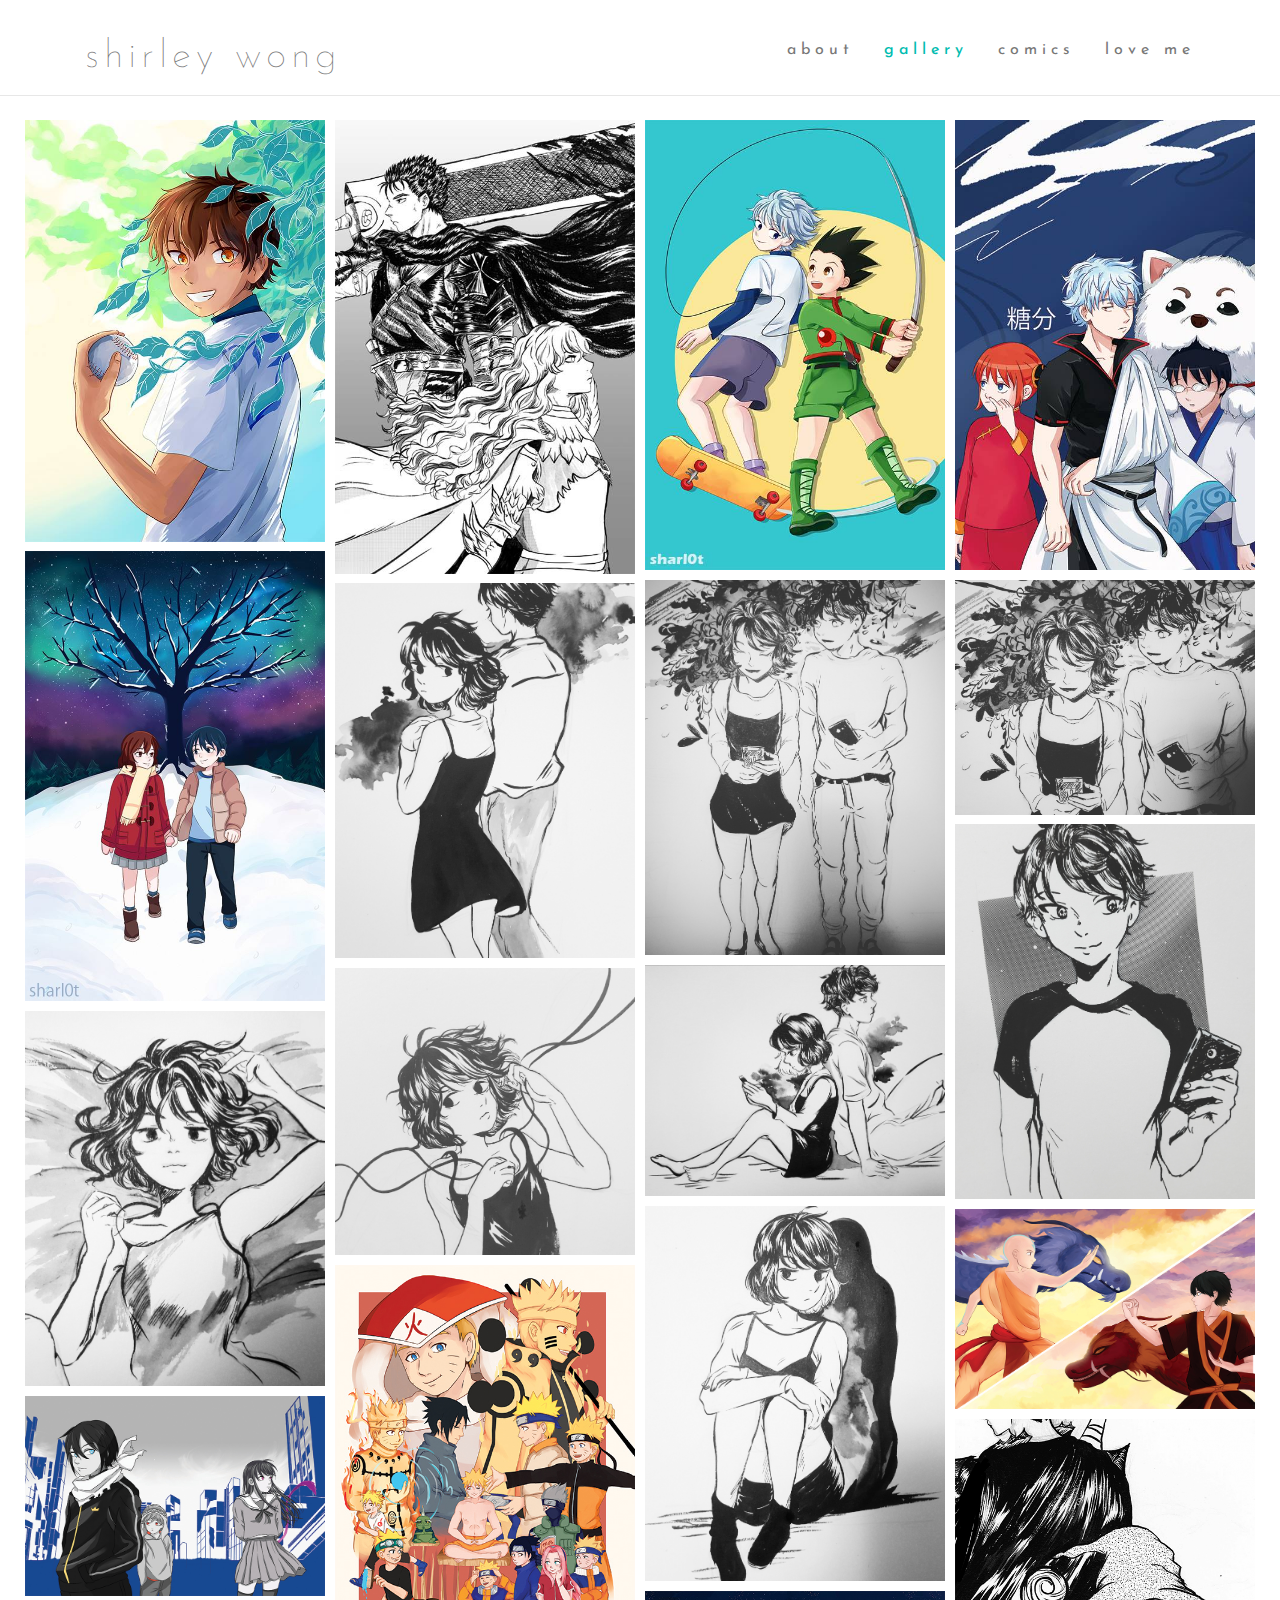
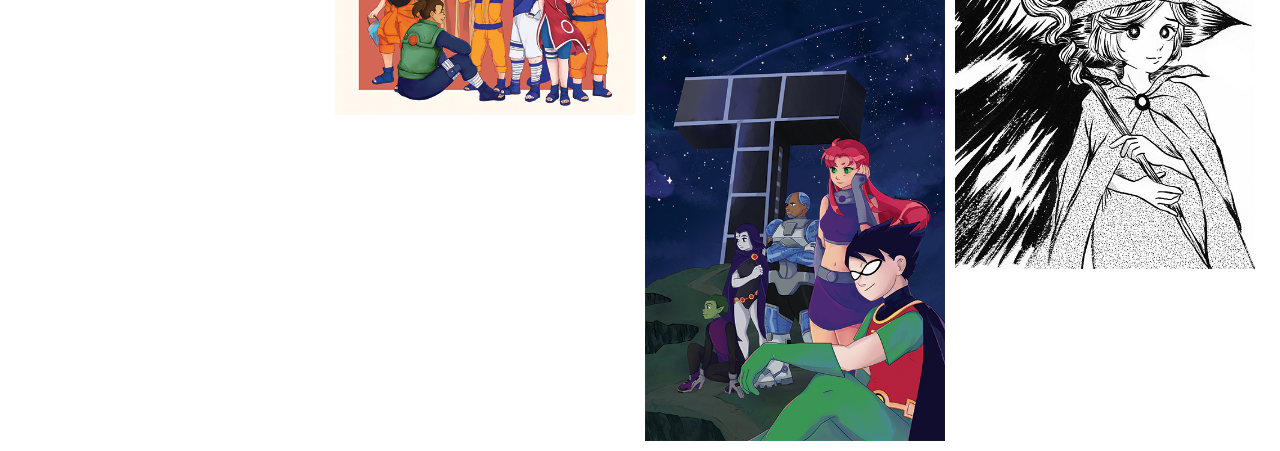
<file: index.html>
<!DOCTYPE html>
<html lang="en">
<head>
    <title>gallery – Shirley Wong</title>

    <meta charset="UTF-8">
    <meta name="viewport" content="width=device-width, initial-scale=1">

    <link rel="shortcut icon" href="favicon.ico" type="image/x-icon" />
    <link rel="stylesheet" href="http://maxcdn.bootstrapcdn.com/bootstrap/3.3.7/css/bootstrap.min.css">
    <link rel="stylesheet" href="bower_components/bootstrap/dist/css/bootstrap.css">
    <link rel="stylesheet" type="text/css" href="css/style.css">

    <link rel="stylesheet" type="text/css" href="bower_components/ekko-lightbox/dist/ekko-lightbox.min.css">

    <style>
        #gallery{
            color: #00bcb0;
            font-weight: 500;
        }
    </style>
</head>
<body>
<header>
    <nav class="navbar navbar-default navbar-fixed-top">
        <div id="topnavbar" class="container">
            <div class="navbar-header">
                <button type="button" class="navbar-toggle" data-toggle="collapse" data-target="#myNavbar">
                    <span class="icon-bar"></span>
                    <span class="icon-bar"></span>
                    <span class="icon-bar"></span>
                </button>
                <a id="navBarTitle" class="navbar-brand" href="#">shirley wong</a>
            </div>
            <div class="collapse navbar-collapse" id="myNavbar">
                <ul class="nav navbar-nav navbar-right">
                    <li><a id="about" href="about.html">about</a></li>
                    <li><a id="gallery" href="index.html">gallery</a></li>
                    <li><a id="comics" href="comics.html">comics</a></li>
                    <li><a id="loveme" href="love me.html">love me</a></li>
                </ul>
            </div>
        </div>
    </nav>
</header>

<div class="maincontainer" >
    <div id="content" class="container grid clearfix" data-masonry-options='{ "isFitWidth": true }'>
        <div class="grid-sizer"></div>
        <a class="item" href="images/gallery/image05.jpg" data-toggle="lightbox" data-gallery="gallery">
            <img src="images/gallery/image05.jpg">
        </a>
        <a class="item" href="images/gallery/image01.jpg" data-toggle="lightbox" data-gallery="gallery">
            <img src="images/gallery/image01.jpg">
        </a>
        <a class="item" href="images/gallery/image02.jpg" data-toggle="lightbox" data-gallery="gallery">
            <img src="images/gallery/image02.jpg">
        </a>
        <a class="item" href="images/gallery/image03.jpg" data-toggle="lightbox" data-gallery="gallery">
            <img src="images/gallery/image03.jpg">
        </a>
        <a class="item" href="images/gallery/image04.jpg" data-toggle="lightbox" data-gallery="gallery">
            <img src="images/gallery/image04.jpg">
        </a>
        <a class="item" href="images/gallery/Originals/a fading memory (full).jpg" data-toggle="lightbox" data-gallery="gallery">
            <img src="images/gallery/Originals/a fading memory (full).jpg">
        </a>
        <a class="item" href="images/gallery/Originals/a fading memory w2.jpg" data-toggle="lightbox" data-gallery="gallery">
            <img src="images/gallery/Originals/a fading memory w2.jpg">
        </a>
        <a class="item" href="images/gallery/Originals/afraid of everyone.jpg" data-toggle="lightbox" data-gallery="gallery">
            <img src="images/gallery/Originals/afraid of everyone.jpg">
        </a>
        <a class="item" href="images/gallery/Originals/avery.jpg" data-toggle="lightbox" data-gallery="gallery">
            <img src="images/gallery/Originals/avery.jpg">
        </a>
        <a class="item" href="images/gallery/Originals/close to you_w2.jpg" data-toggle="lightbox" data-gallery="gallery">
            <img src="images/gallery/Originals/close to you_w2.jpg">
        </a>
        <a class="item" href="images/gallery/Originals/if only time could throw backwards.jpg" data-toggle="lightbox" data-gallery="gallery">
            <img src="images/gallery/Originals/if only time could throw backwards.jpg">
        </a>
        <a class="item" href="images/gallery/Originals/sleepless.jpg" data-toggle="lightbox" data-gallery="gallery">
            <img src="images/gallery/Originals/sleepless.jpg">
        </a>
        <a class="item" href="images/gallery/Originals/you allure me.jpg" data-toggle="lightbox" data-gallery="gallery">
            <img src="images/gallery/Originals/you allure me.jpg">
        </a>
        <a class="item" href="images/gallery/Fanart/avatar.jpg" data-toggle="lightbox" data-gallery="gallery">
            <img src="images/gallery/Fanart/avatar.jpg">
        </a>
        <a class="item" href="images/gallery/Fanart/naruto.jpg" data-toggle="lightbox" data-gallery="gallery">
            <img src="images/gallery/Fanart/naruto.jpg">
        </a>
        <a class="item" href="images/gallery/Fanart/noragami.jpg" data-toggle="lightbox" data-gallery="gallery">
            <img src="images/gallery/Fanart/noragami.jpg">
        </a>
        <a class="item" href="images/gallery/Fanart/schierke.jpg" data-toggle="lightbox" data-gallery="gallery">
            <img src="images/gallery/Fanart/schierke.jpg">
        </a>
        <a class="item" href="images/gallery/Fanart/teen titan 12 x 18.jpg" data-toggle="lightbox" data-gallery="gallery"   >
            <img src="images/gallery/Fanart/teen titan 12 x 18.jpg">
        </a>

    </div>
</div>

<!-- Placed at the bottom so it loads faster -->
<script src="bower_components/jquery/dist/jquery.js"></script>
<script src="bower_components/jquery/dist/core.js"></script>
<script src="bower_components/bootstrap/dist/js/bootstrap.min.js"></script>
<script src="js/masonry.pkgd.min.js"></script>
<script src="js/imagesloaded.pkgd.min.js"></script>
<script src="js/main.js"></script>
<script src="bower_components/ekko-lightbox/dist/ekko-lightbox.min.js"></script>

<script>
    $(document).on('click', '[data-toggle="lightbox"]', function(event) {
        event.preventDefault();
        $(this).ekkoLightbox();
    });
</script>

</body></html>
</file>
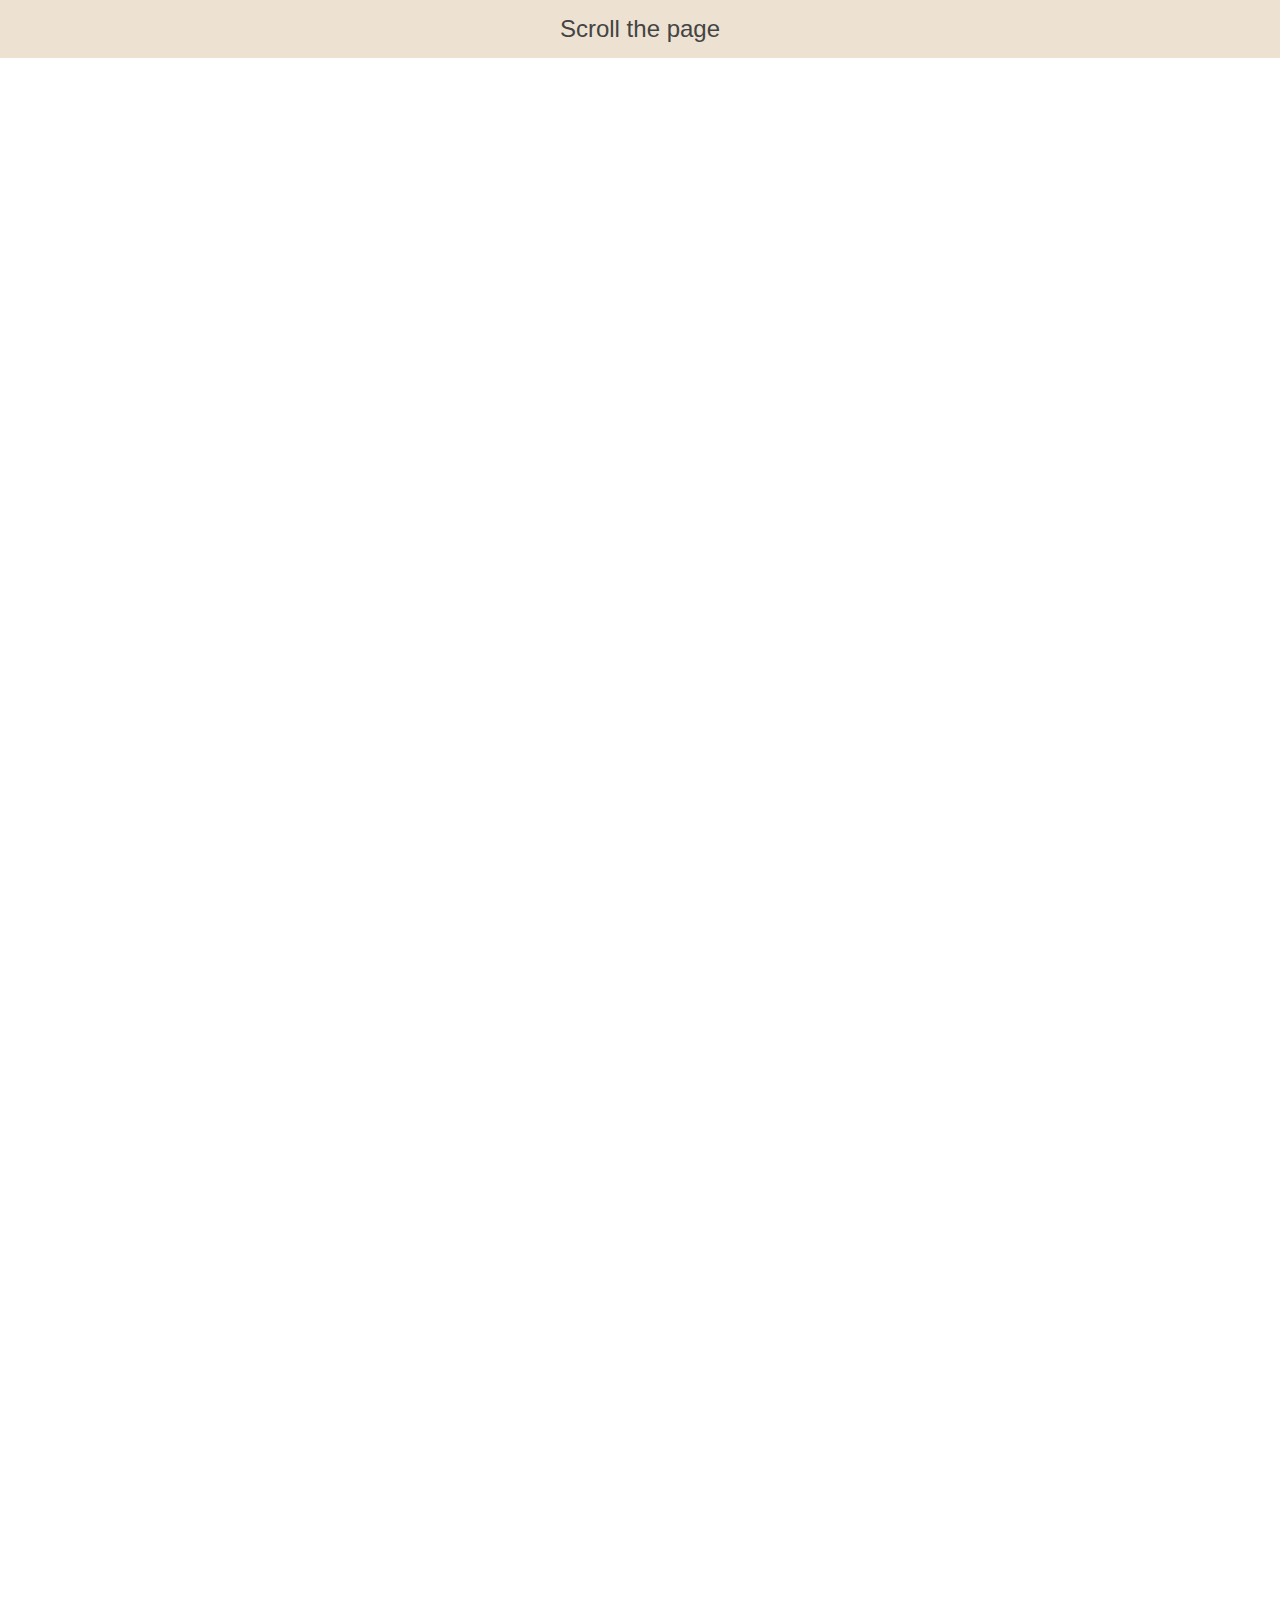
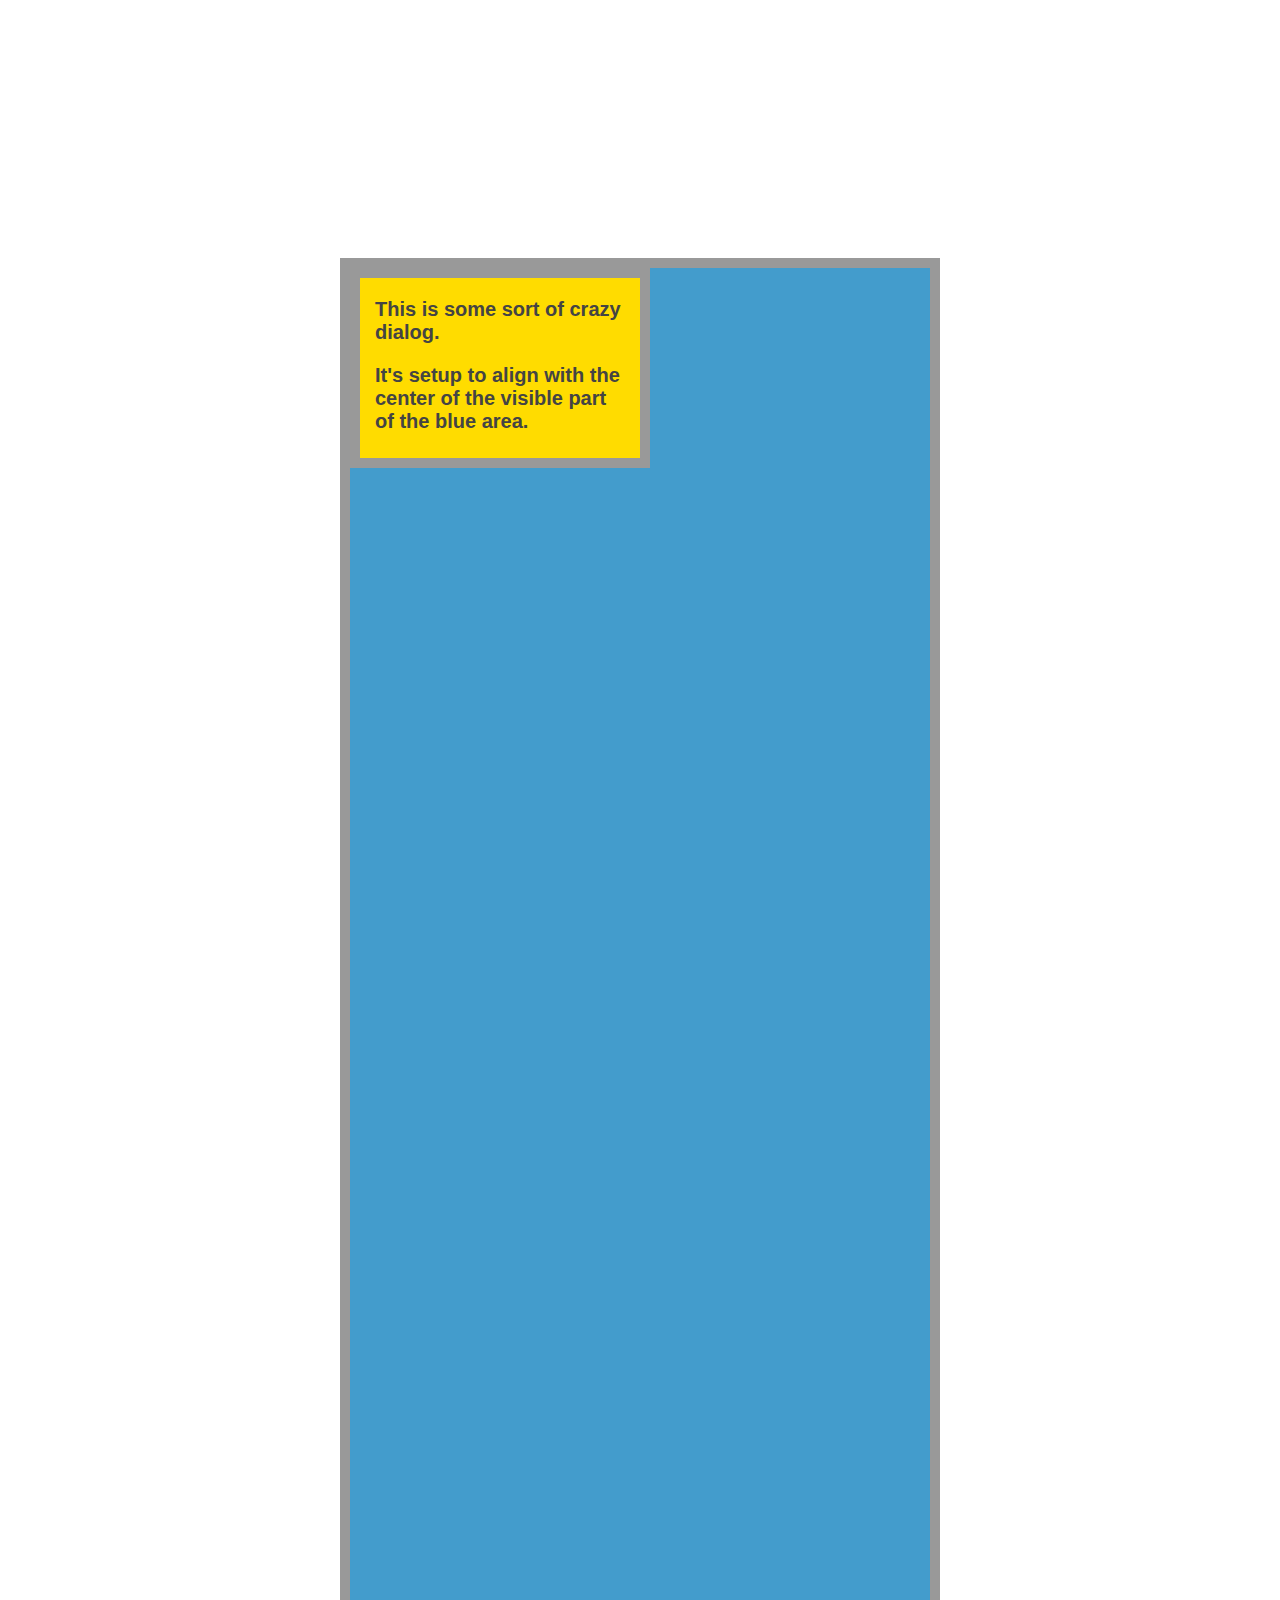
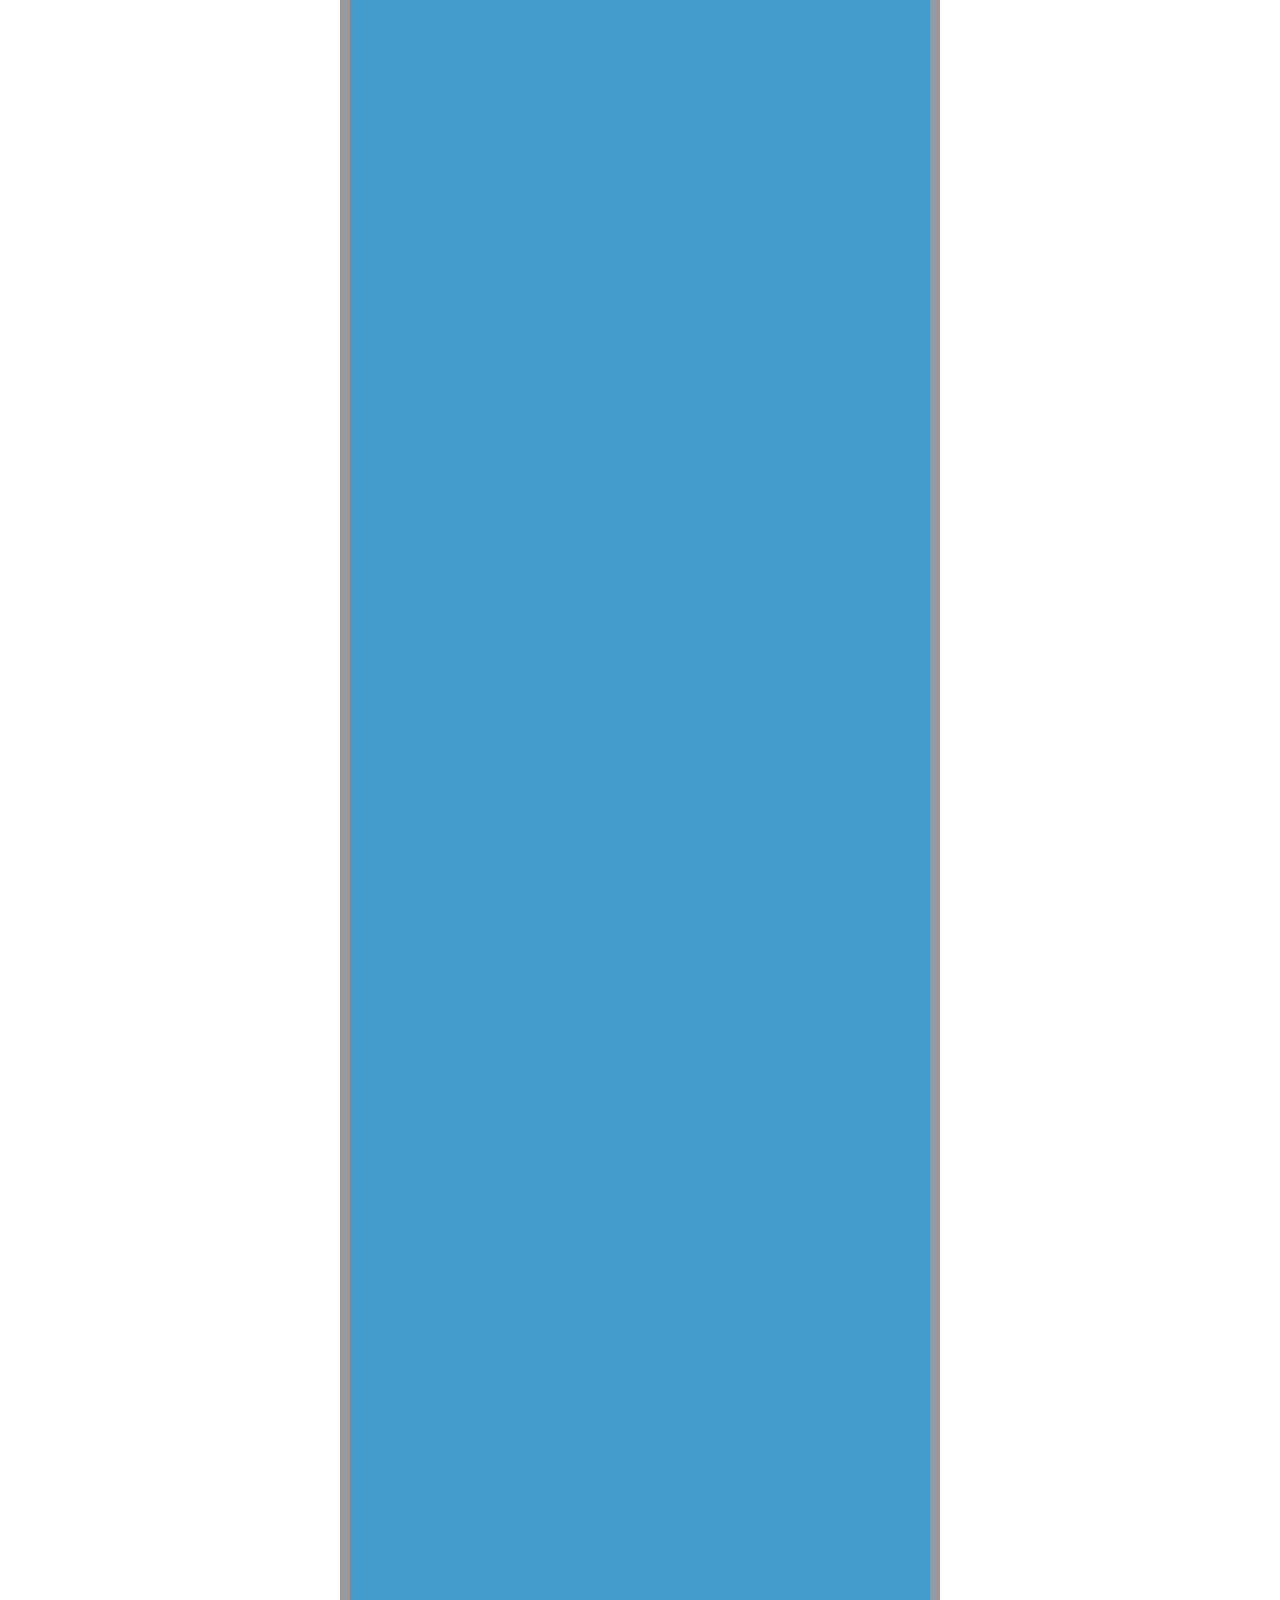
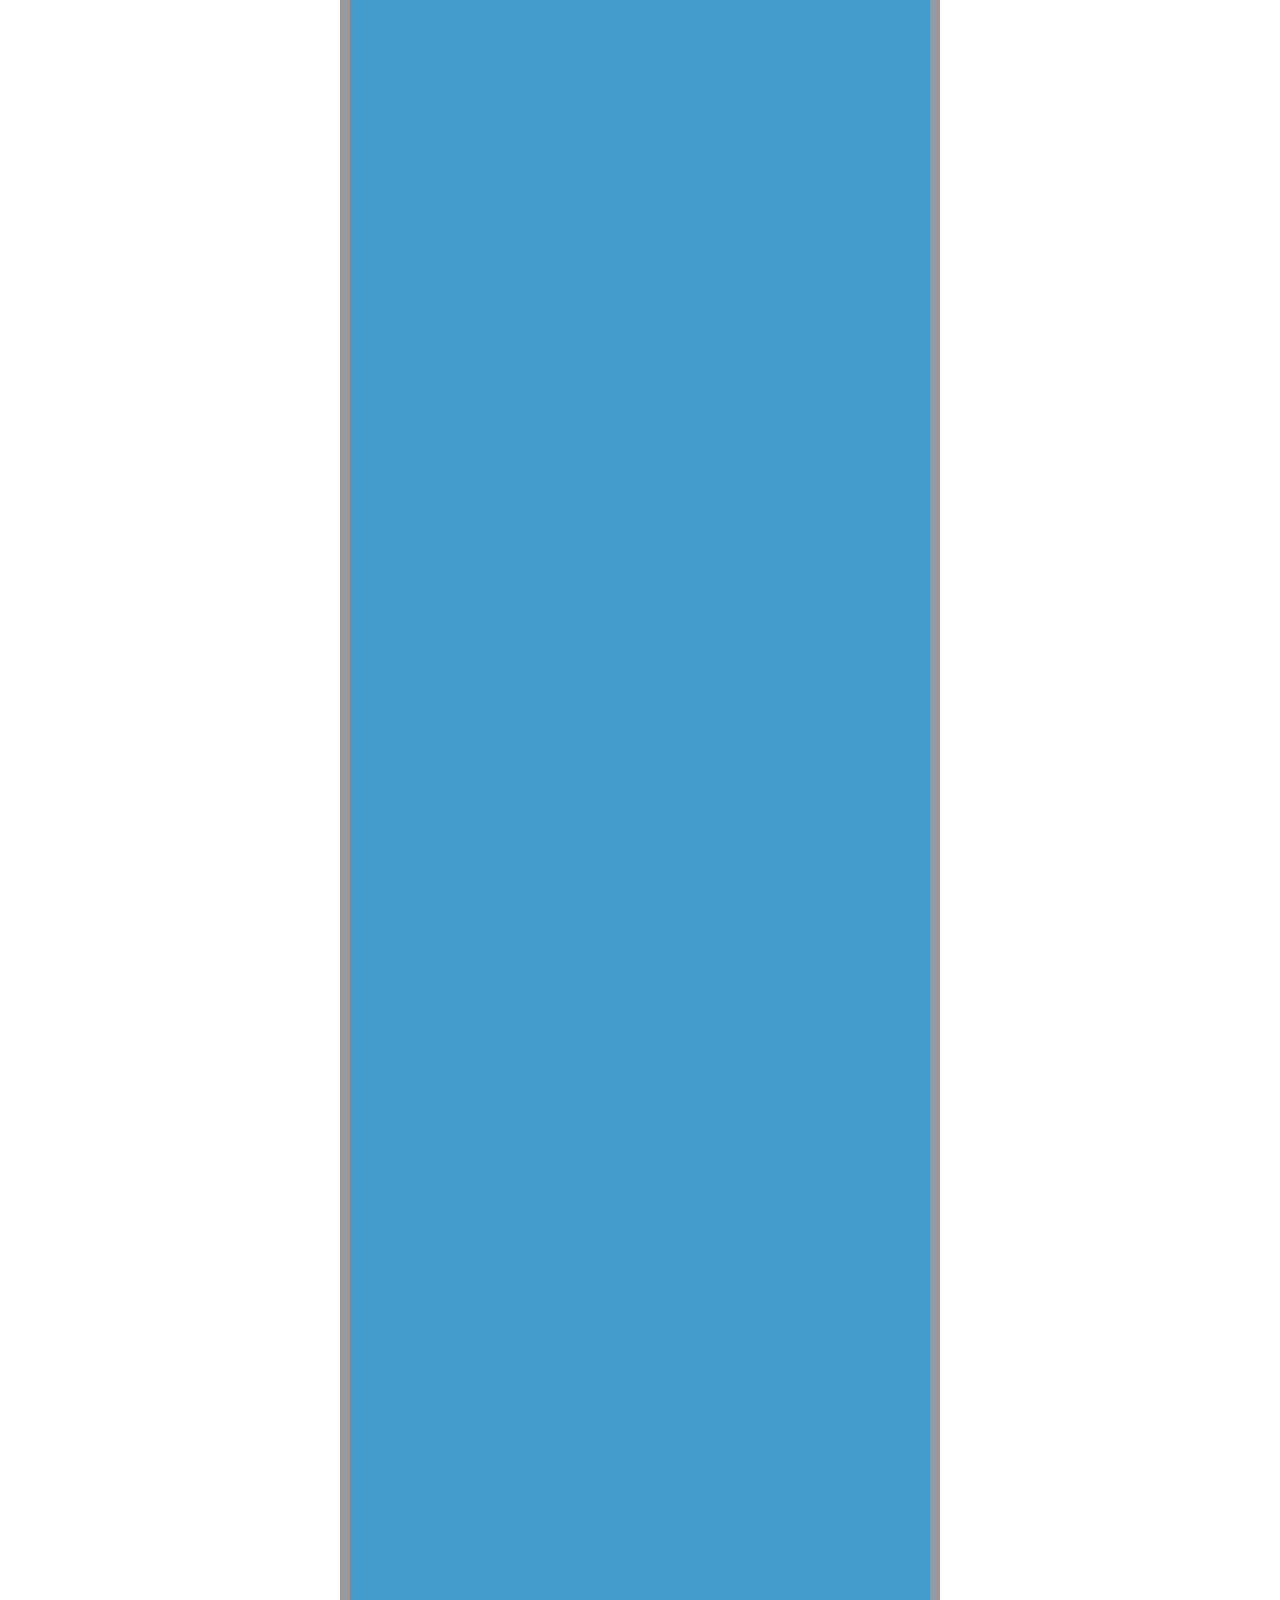
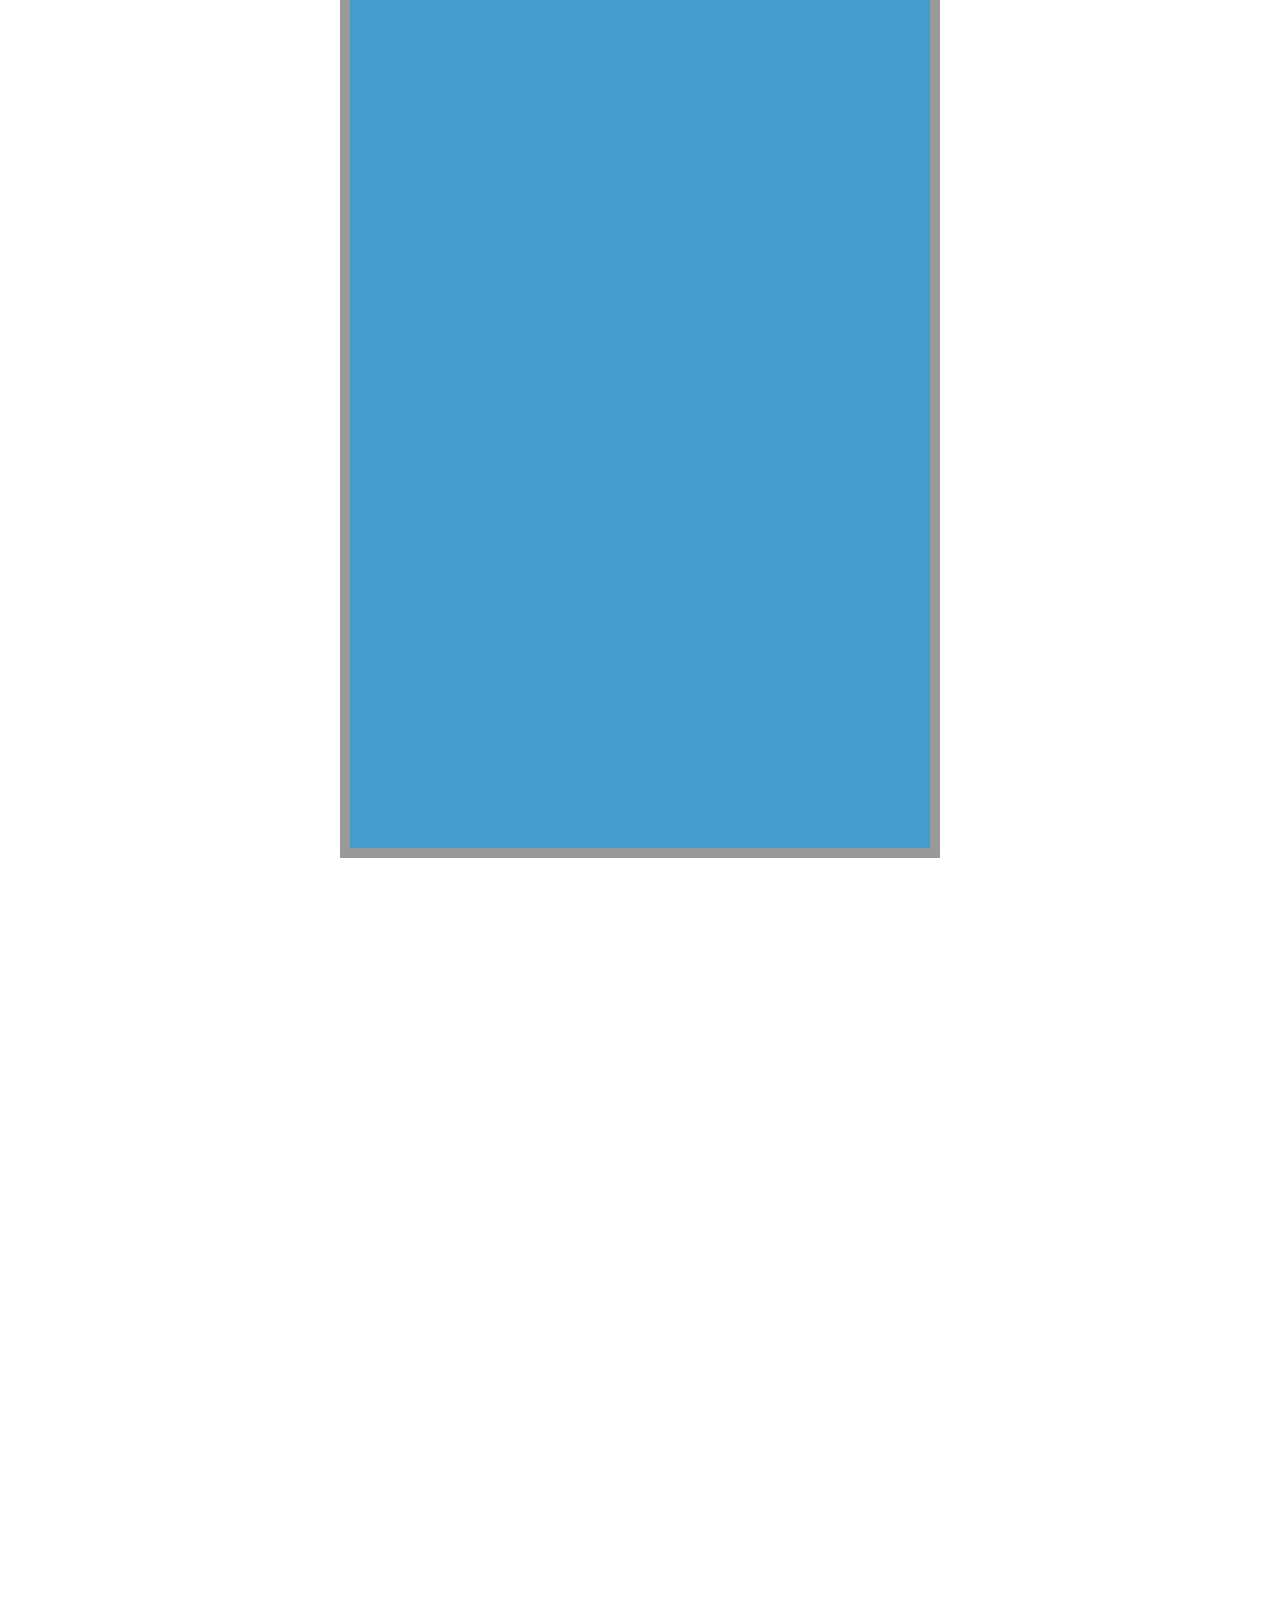
<file: bower_components/tether/examples/content-visible/index.html>
<!DOCTYPE html>
<html>
    <head>
        <link rel="stylesheet" href="../resources/css/base.css" />
    </head>
    <body>

    <div class="instructions">Scroll the page</div>

    <style>
      .instructions {
        width: 100%;
        text-align: center;
        font-size: 24px;
        padding: 15px;
        background-color: rgba(210, 180, 140, 0.4);
      }

      * {
        box-sizing: border-box;
      }
      body {
        min-height: 1200vh;
        height: 100%;
      }

      .content-box {
        width: 600px;
        border: 10px solid #999;
        height: 600vh;
        background-color: #439CCC;
        margin: 200vh auto;
      }
      .element {
        border: 10px solid #999;
        background-color: #FFDC00;
        width: 300px;
        height: 200px;
        padding: 0 15px;
        font-size: 20px;
        font-weight: bold;
      }
    </style>

    <div class="content-box">
      <div class="element">
        <p>This is some sort of crazy dialog.</p>

        <p>It's setup to align with the center of the visible part of the blue area.</p>
      </div>
    </div>

    <script src="//github.hubspot.com/tether/dist/js/tether.js"></script>
    <script>
      new Tether({
        element: '.element',
        target: '.content-box',
        attachment: 'middle center',
        targetAttachment: 'middle center',
        targetModifier: 'visible'
      });
    </script>
  </body>
</html>
</file>
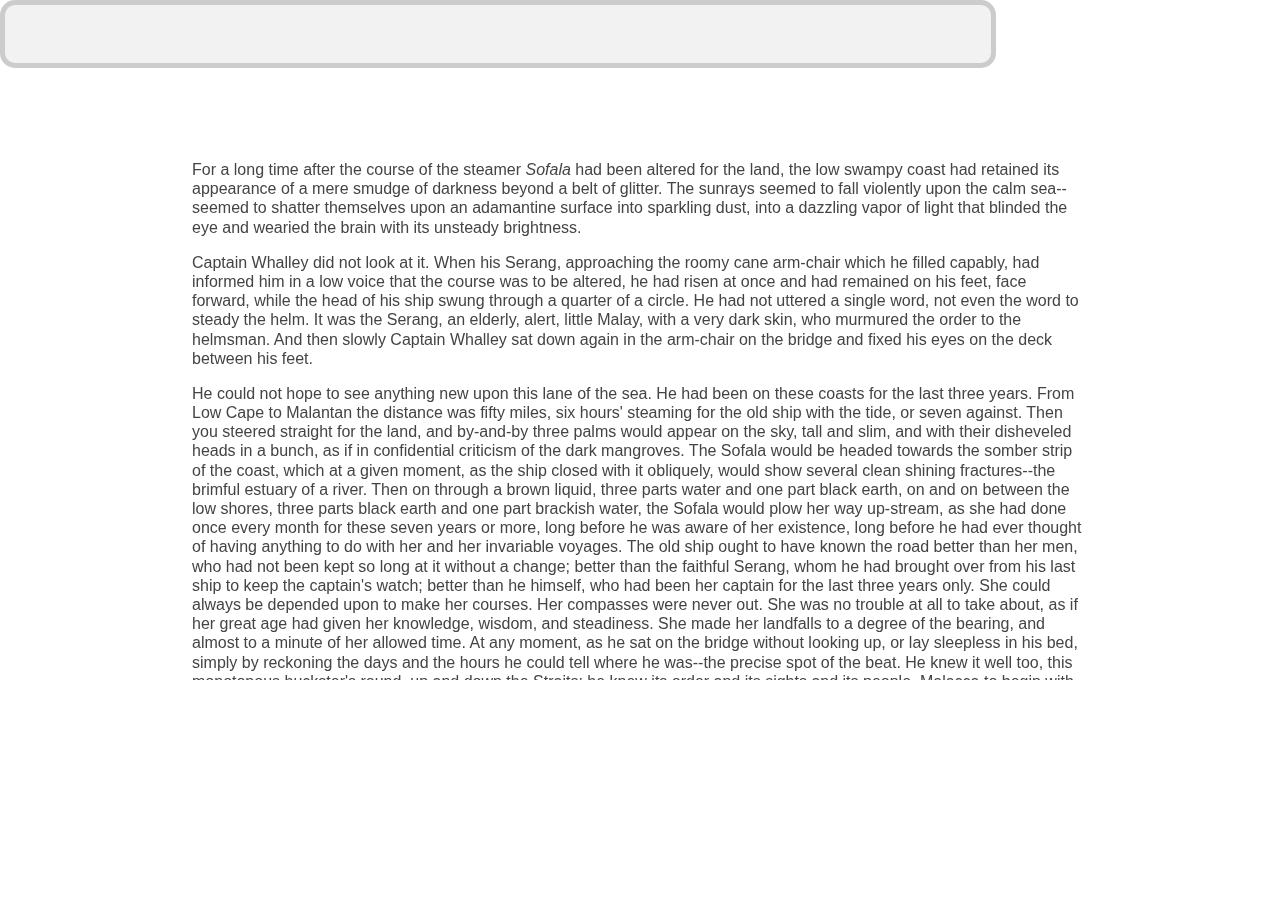
<file: bower_components/tether/examples/element-scroll/index.html>
<!DOCTYPE html>
<html>
    <head>
      <link rel="stylesheet" href="../resources/css/base.css" />
    </head>
    <body>

    <div class="scroll">
      <p>For a long time after the course of the steamer <em>Sofala</em> had been
      altered for the land, the low swampy coast had retained its appearance
      of a mere smudge of darkness beyond a belt of glitter. The sunrays
      seemed to fall violently upon the calm sea--seemed to shatter themselves
      upon an adamantine surface into sparkling dust, into a dazzling vapor
      of light that blinded the eye and wearied the brain with its unsteady
      brightness.</p>

      <p>Captain Whalley did not look at it. When his Serang, approaching the
      roomy cane arm-chair which he filled capably, had informed him in a low
      voice that the course was to be altered, he had risen at once and had
      remained on his feet, face forward, while the head of his ship swung
      through a quarter of a circle. He had not uttered a single word, not
      even the word to steady the helm. It was the Serang, an elderly, alert,
      little Malay, with a very dark skin, who murmured the order to the
      helmsman. And then slowly Captain Whalley sat down again in the
      arm-chair on the bridge and fixed his eyes on the deck between his feet.</p>

      <p>He could not hope to see anything new upon this lane of the sea. He had
      been on these coasts for the last three years. From Low Cape to Malantan
      the distance was fifty miles, six hours' steaming for the old ship with
      the tide, or seven against. Then you steered straight for the land, and
      by-and-by three palms would appear on the sky, tall and slim, and with
      their disheveled heads in a bunch, as if in confidential criticism of
      the dark mangroves. The Sofala would be headed towards the somber
      strip of the coast, which at a given moment, as the ship closed with
      it obliquely, would show several clean shining fractures--the brimful
      estuary of a river. Then on through a brown liquid, three parts water
      and one part black earth, on and on between the low shores, three parts
      black earth and one part brackish water, the Sofala would plow her way
      up-stream, as she had done once every month for these seven years or
      more, long before he was aware of her existence, long before he had ever
      thought of having anything to do with her and her invariable voyages.
      The old ship ought to have known the road better than her men, who had
      not been kept so long at it without a change; better than the faithful
      Serang, whom he had brought over from his last ship to keep the
      captain's watch; better than he himself, who had been her captain for
      the last three years only. She could always be depended upon to make her
      courses. Her compasses were never out. She was no trouble at all to
      take about, as if her great age had given her knowledge, wisdom, and
      steadiness. She made her landfalls to a degree of the bearing, and
      almost to a minute of her allowed time. At any moment, as he sat on
      the bridge without looking up, or lay sleepless in his bed, simply by
      reckoning the days and the hours he could tell where he was--the precise
      spot of the beat. He knew it well too, this monotonous huckster's
      round, up and down the Straits; he knew its order and its sights and its
      people. Malacca to begin with, in at daylight and out at dusk, to cross
      over with a rigid phosphorescent wake this highway of the Far East.
      Darkness and gleams on the water, clear stars on a black sky, perhaps
      the lights of a home steamer keeping her unswerving course in the
      middle, or maybe the elusive shadow of a native craft with her mat sails
      flitting by silently--and the low land on the other side in sight
      at daylight. At noon the three palms of the next place of call, up a
      sluggish river. The only white man residing there was a retired young
      sailor, with whom he had become friendly in the course of many voyages.
      Sixty miles farther on there was another place of call, a deep bay with
      only a couple of houses on the beach. And so on, in and out, picking
      up coastwise cargo here and there, and finishing with a hundred miles'
      steady steaming through the maze of an archipelago of small islands up
      to a large native town at the end of the beat. There was a three days'
      rest for the old ship before he started her again in inverse order,
      seeing the same shores from another bearing, hearing the same voices
      in the same places, back again to the Sofala's port of registry on
      the great highway to the East, where he would take up a berth nearly
      opposite the big stone pile of the harbor office till it was time to
      start again on the old round of 1600 miles and thirty days. Not a very
      enterprising life, this, for Captain Whalley, Henry Whalley, otherwise
      Dare-devil Harry--Whalley of the Condor, a famous clipper in her day.
      No. Not a very enterprising life for a man who had served famous firms,
      who had sailed famous ships (more than one or two of them his own); who
      had made famous passages, had been the pioneer of new routes and new
      trades; who had steered across the unsurveyed tracts of the South Seas,
      and had seen the sun rise on uncharted islands. Fifty years at sea, and
      forty out in the East ("a pretty thorough apprenticeship," he used
      to remark smilingly), had made him honorably known to a generation of
      shipowners and merchants in all the ports from Bombay clear over to
      where the East merges into the West upon the coast of the two Americas.
      His fame remained writ, not very large but plain enough, on the
      Admiralty charts. Was there not somewhere between Australia and China a
      Whalley Island and a Condor Reef? On that dangerous coral formation the
      celebrated clipper had hung stranded for three days, her captain and
      crew throwing her cargo overboard with one hand and with the other, as
      it were, keeping off her a flotilla of savage war-canoes. At that time
      neither the island nor the reef had any official existence. Later the
      officers of her Majesty's steam vessel Fusilier, dispatched to make a
      survey of the route, recognized in the adoption of these two names the
      enterprise of the man and the solidity of the ship. Besides, as anyone
      who cares may see, the "General Directory," vol. ii. p. 410, begins the
      description of the "Malotu or Whalley Passage" with the words: "This
      advantageous route, first discovered in 1850 by Captain Whalley in the
      ship Condor," &amp;c., and ends by recommending it warmly to sailing vessels
      leaving the China ports for the south in the months from December to
      April inclusive.</p>

      <p>This was the clearest gain he had out of life. Nothing could rob him
      of this kind of fame. The piercing of the Isthmus of Suez, like the
      breaking of a dam, had let in upon the East a flood of new ships, new
      men, new methods of trade. It had changed the face of the Eastern seas
      and the very spirit of their life; so that his early experiences meant
      nothing whatever to the new generation of seamen.</p>

      <p>In those bygone days he had handled many thousands of pounds of his
      employers' money and of his own; he had attended faithfully, as by law
      a shipmaster is expected to do, to the conflicting interests of owners,
      charterers, and underwriters. He had never lost a ship or consented to
      a shady transaction; and he had lasted well, outlasting in the end the
      conditions that had gone to the making of his name. He had buried his
      wife (in the Gulf of Petchili), had married off his daughter to the man
      of her unlucky choice, and had lost more than an ample competence in the
      crash of the notorious Travancore and Deccan Banking Corporation, whose
      downfall had shaken the East like an earthquake. And he was sixty-five
      years old.</p>

      <p>His age sat lightly enough on him; and of his ruin he was not ashamed.
      He had not been alone to believe in the stability of the Banking
      Corporation. Men whose judgment in matters of finance was as expert as
      his seamanship had commended the prudence of his investments, and had
      themselves lost much money in the great failure. The only difference
      between him and them was that he had lost his all. And yet not his all.
      There had remained to him from his lost fortune a very pretty little
      bark, Fair Maid, which he had bought to occupy his leisure of a retired
      sailor--"to play with," as he expressed it himself.</p>

      <p>He had formally declared himself tired of the sea the year preceding his
      daughter's marriage. But after the young couple had gone to settle in
      Melbourne he found out that he could not make himself happy on shore. He
      was too much of a merchant sea-captain for mere yachting to satisfy him.
      He wanted the illusion of affairs; and his acquisition of the Fair
      Maid preserved the continuity of his life. He introduced her to his
      acquaintances in various ports as "my last command." When he grew too
      old to be trusted with a ship, he would lay her up and go ashore to be
      buried, leaving directions in his will to have the bark towed out and
      scuttled decently in deep water on the day of the funeral. His daughter
      would not grudge him the satisfaction of knowing that no stranger would
      handle his last command after him. With the fortune he was able to leave
      her, the value of a 500-ton bark was neither here nor there. All this
      would be said with a jocular twinkle in his eye: the vigorous old man
      had too much vitality for the sentimentalism of regret; and a little
      wistfully withal, because he was at home in life, taking a genuine
      pleasure in its feelings and its possessions; in the dignity of his
      reputation and his wealth, in his love for his daughter, and in his
      satisfaction with the ship--the plaything of his lonely leisure.</p>

      <p>He had the cabin arranged in accordance with his simple ideal of comfort
      at sea. A big bookcase (he was a great reader) occupied one side of his
      stateroom; the portrait of his late wife, a flat bituminous oil-painting
      representing the profile and one long black ringlet of a young woman,
      faced his bed-place. Three chronometers ticked him to sleep and greeted
      him on waking with the tiny competition of their beats. He rose at five
      every day. The officer of the morning watch, drinking his early cup
      of coffee aft by the wheel, would hear through the wide orifice of the
      copper ventilators all the splashings, blowings, and splutterings of
      his captain's toilet. These noises would be followed by a sustained
      deep murmur of the Lord's Prayer recited in a loud earnest voice. Five
      minutes afterwards the head and shoulders of Captain Whalley emerged
      out of the companion-hatchway. Invariably he paused for a while on the
      stairs, looking all round at the horizon; upwards at the trim of the
      sails; inhaling deep draughts of the fresh air. Only then he would step
      out on the poop, acknowledging the hand raised to the peak of the cap
      with a majestic and benign "Good morning to you." He walked the deck
      till eight scrupulously. Sometimes, not above twice a year, he had to
      use a thick cudgel-like stick on account of a stiffness in the hip--a
      slight touch of rheumatism, he supposed. Otherwise he knew nothing of
      the ills of the flesh. At the ringing of the breakfast bell he went
      below to feed his canaries, wind up the chronometers, and take the
      head of the table. From there he had before his eyes the big carbon
      photographs of his daughter, her husband, and two fat-legged babies
      --his grandchildren--set in black frames into the maplewood bulkheads
      of the cuddy. After breakfast he dusted the glass over these portraits
      himself with a cloth, and brushed the oil painting of his wife with a
      plumate kept suspended from a small brass hook by the side of the heavy
      gold frame. Then with the door of his stateroom shut, he would sit down
      on the couch under the portrait to read a chapter out of a thick pocket
      Bible--her Bible. But on some days he only sat there for half an hour
      with his finger between the leaves and the closed book resting on his
      knees. Perhaps he had remembered suddenly how fond of boat-sailing she
      used to be.</p>

      <p>She had been a real shipmate and a true woman too. It was like an
      article of faith with him that there never had been, and never could be,
      a brighter, cheerier home anywhere afloat or ashore than his home under
      the poop-deck of the Condor, with the big main cabin all white and gold,
      garlanded as if for a perpetual festival with an unfading wreath. She
      had decorated the center of every panel with a cluster of home flowers.
      It took her a twelvemonth to go round the cuddy with this labor of love.
      To him it had remained a marvel of painting, the highest achievement of
      taste and skill; and as to old Swinburne, his mate, every time he
      came down to his meals he stood transfixed with admiration before the
      progress of the work. You could almost smell these roses, he declared,
      sniffing the faint flavor of turpentine which at that time pervaded the
      saloon, and (as he confessed afterwards) made him somewhat less hearty
      than usual in tackling his food. But there was nothing of the sort to
      interfere with his enjoyment of her singing. "Mrs. Whalley is a regular
      out-and-out nightingale, sir," he would pronounce with a judicial air
      after listening profoundly over the skylight to the very end of the
      piece. In fine weather, in the second dog-watch, the two men could hear
      her trills and roulades going on to the accompaniment of the piano in
      the cabin. On the very day they got engaged he had written to London
      for the instrument; but they had been married for over a year before it
      reached them, coming out round the Cape. The big case made part of the
      first direct general cargo landed in Hong-kong harbor--an event that to
      the men who walked the busy quays of to-day seemed as hazily remote as
      the dark ages of history. But Captain Whalley could in a half hour of
      solitude live again all his life, with its romance, its idyl, and its
      sorrow. He had to close her eyes himself. She went away from under the
      ensign like a sailor's wife, a sailor herself at heart. He had read
      the service over her, out of her own prayer-book, without a break in his
      voice. When he raised his eyes he could see old Swinburne facing him
      with his cap pressed to his breast, and his rugged, weather-beaten,
      impassive face streaming with drops of water like a lump of chipped red
      granite in a shower. It was all very well for that old sea-dog to cry.
      He had to read on to the end; but after the splash he did not remember
      much of what happened for the next few days. An elderly sailor of the
      crew, deft at needlework, put together a mourning frock for the child
      out of one of her black skirts.</p>

      <p>He was not likely to forget; but you cannot dam up life like a sluggish
      stream. It will break out and flow over a man's troubles, it will close
      upon a sorrow like the sea upon a dead body, no matter how much love has
      gone to the bottom. And the world is not bad. People had been very
      kind to him; especially Mrs. Gardner, the wife of the senior partner
      in Gardner, Patteson, &amp; Co., the owners of the Condor. It was she who
      volunteered to look after the little one, and in due course took her to
      England (something of a journey in those days, even by the overland
      mail route) with her own girls to finish her education. It was ten years
      before he saw her again.</p>

      <p>As a little child she had never been frightened of bad weather; she
      would beg to be taken up on deck in the bosom of his oilskin coat to
      watch the big seas hurling themselves upon the Condor. The swirl and
      crash of the waves seemed to fill her small soul with a breathless
      delight. "A good boy spoiled," he used to say of her in joke. He had
      named her Ivy because of the sound of the word, and obscurely fascinated
      by a vague association of ideas. She had twined herself tightly round
      his heart, and he intended her to cling close to her father as to a
      tower of strength; forgetting, while she was little, that in the nature
      of things she would probably elect to cling to someone else. But
      he loved life well enough for even that event to give him a certain
      satisfaction, apart from his more intimate feeling of loss.</p>

      <p>After he had purchased the Fair Maid to occupy his loneliness, he
      hastened to accept a rather unprofitable freight to Australia simply for
      the opportunity of seeing his daughter in her own home. What made him
      dissatisfied there was not to see that she clung now to somebody else,
      but that the prop she had selected seemed on closer examination "a
      rather poor stick"--even in the matter of health. He disliked his
      son-in-law's studied civility perhaps more than his method of
      handling the sum of money he had given Ivy at her marriage. But of his
      apprehensions he said nothing. Only on the day of his departure, with
      the hall-door open already, holding her hands and looking steadily into
      her eyes, he had said, "You know, my dear, all I have is for you and the
      chicks. Mind you write to me openly." She had answered him by an almost
      imperceptible movement of her head. She resembled her mother in
      the color of her eyes, and in character--and also in this, that she
      understood him without many words.</p>

      <p>Sure enough she had to write; and some of these letters made Captain
      Whalley lift his white eye-brows. For the rest he considered he was
      reaping the true reward of his life by being thus able to produce on
      demand whatever was needed. He had not enjoyed himself so much in a
      way since his wife had died. Characteristically enough his son-in-law's
      punctuality in failure caused him at a distance to feel a sort of
      kindness towards the man. The fellow was so perpetually being jammed on
      a lee shore that to charge it all to his reckless navigation would be
      manifestly unfair. No, no! He knew well what that meant. It was bad
      luck. His own had been simply marvelous, but he had seen in his life too
      many good men--seamen and others--go under with the sheer weight of bad
      luck not to recognize the fatal signs. For all that, he was cogitating
      on the best way of tying up very strictly every penny he had to leave,
      when, with a preliminary rumble of rumors (whose first sound reached
      him in Shanghai as it happened), the shock of the big failure came;
      and, after passing through the phases of stupor, of incredulity, of
      indignation, he had to accept the fact that he had nothing to speak of
      to leave.</p>

      <p>Upon that, as if he had only waited for this catastrophe, the unlucky
      man, away there in Melbourne, gave up his unprofitable game, and sat
      down--in an invalid's bath-chair at that too. "He will never walk
      again," wrote the wife. For the first time in his life Captain Whalley
      was a bit staggered.</p>

      <p>The Fair Maid had to go to work in bitter earnest now. It was no longer
      a matter of preserving alive the memory of Dare-devil Harry Whalley in
      the Eastern Seas, or of keeping an old man in pocket-money and clothes,
      with, perhaps, a bill for a few hundred first-class cigars thrown in at
      the end of the year. He would have to buckle-to, and keep her going hard
      on a scant allowance of gilt for the ginger-bread scrolls at her stem
      and stern.</p>

      <p>This necessity opened his eyes to the fundamental changes of the world.
      Of his past only the familiar names remained, here and there, but
      the things and the men, as he had known them, were gone. The name of
      Gardner, Patteson, &amp; Co. was still displayed on the walls of warehouses
      by the waterside, on the brass plates and window-panes in the business
      quarters of more than one Eastern port, but there was no longer a
      Gardner or a Patteson in the firm. There was no longer for Captain
      Whalley an arm-chair and a welcome in the private office, with a bit of
      business ready to be put in the way of an old friend, for the sake of
      bygone services. The husbands of the Gardner girls sat behind the desks
      in that room where, long after he had left the employ, he had kept his
      right of entrance in the old man's time. Their ships now had yellow
      funnels with black tops, and a time-table of appointed routes like a
      confounded service of tramways. The winds of December and June were all
      one to them; their captains (excellent young men he doubted not) were,
      to be sure, familiar with Whalley Island, because of late years the
      Government had established a white fixed light on the north end (with
      a red danger sector over the Condor Reef), but most of them would have
      been extremely surprised to hear that a flesh-and-blood Whalley still
      existed--an old man going about the world trying to pick up a cargo here
      and there for his little bark.</p>

      <p>And everywhere it was the same. Departed the men who would have nodded
      appreciatively at the mention of his name, and would have thought
      themselves bound in honor to do something for Dare-devil Harry Whalley.
      Departed the opportunities which he would have known how to seize; and
      gone with them the white-winged flock of clippers that lived in the
      boisterous uncertain life of the winds, skimming big fortunes out of
      the foam of the sea. In a world that pared down the profits to an
      irreducible minimum, in a world that was able to count its disengaged
      tonnage twice over every day, and in which lean charters were snapped up
      by cable three months in advance, there were no chances of fortune for
      an individual wandering haphazard with a little bark--hardly indeed any
      room to exist.</p>

      <p>He found it more difficult from year to year. He suffered greatly from
      the smallness of remittances he was able to send his daughter. Meantime
      he had given up good cigars, and even in the matter of inferior cheroots
      limited himself to six a day. He never told her of his difficulties, and
      she never enlarged upon her struggle to live. Their confidence in each
      other needed no explanations, and their perfect understanding endured
      without protestations of gratitude or regret. He would have been shocked
      if she had taken it into her head to thank him in so many words, but
      he found it perfectly natural that she should tell him she needed two
      hundred pounds.</p>

      <p>He had come in with the Fair Maid in ballast to look for a freight in
      the Sofala's port of registry, and her letter met him there. Its tenor
      was that it was no use mincing matters. Her only resource was in opening
      a boarding-house, for which the prospects, she judged, were good. Good
      enough, at any rate, to make her tell him frankly that with two hundred
      pounds she could make a start. He had torn the envelope open, hastily,
      on deck, where it was handed to him by the ship-chandler's runner, who
      had brought his mail at the moment of anchoring. For the second time
      in his life he was appalled, and remained stock-still at the cabin door
      with the paper trembling between his fingers. Open a boarding-house! Two
      hundred pounds for a start! The only resource! And he did not know where
      to lay his hands on two hundred pence.</p>

      <p>All that night Captain Whalley walked the poop of his anchored ship, as
      though he had been about to close with the land in thick weather, and
      uncertain of his position after a run of many gray days without a sight
      of sun, moon, or stars. The black night twinkled with the guiding lights
      of seamen and the steady straight lines of lights on shore; and all
      around the Fair Maid the riding lights of ships cast trembling trails
      upon the water of the roadstead. Captain Whalley saw not a gleam
      anywhere till the dawn broke and he found out that his clothing was
      soaked through with the heavy dew.</p>

      <p>His ship was awake. He stopped short, stroked his wet beard, and
      descended the poop ladder backwards, with tired feet. At the sight
      of him the chief officer, lounging about sleepily on the quarterdeck,
      remained open-mouthed in the middle of a great early-morning yawn.</p>

      <p>"Good morning to you," pronounced Captain Whalley solemnly, passing into
      the cabin. But he checked himself in the doorway, and without looking
      back, "By the bye," he said, "there should be an empty wooden case put
      away in the lazarette. It has not been broken up--has it?"</p>

      <p>The mate shut his mouth, and then asked as if dazed, "What empty case,
      sir?"</p>

      <p>"A big flat packing-case belonging to that painting in my room. Let it
      be taken up on deck and tell the carpenter to look it over. I may want
      to use it before long."</p>

      <p>The chief officer did not stir a limb till he had heard the door of the
      captain's state-room slam within the cuddy. Then he beckoned aft the
      second mate with his forefinger to tell him that there was something "in
      the wind."</p>

      <p>When the bell rang Captain Whalley's authoritative voice boomed out
      through a closed door, "Sit down and don't wait for me." And his
      impressed officers took their places, exchanging looks and whispers
      across the table. What! No breakfast? And after apparently knocking
      about all night on deck, too! Clearly, there was something in the wind.
      In the skylight above their heads, bowed earnestly over the plates,
      three wire cages rocked and rattled to the restless jumping of the
      hungry canaries; and they could detect the sounds of their "old
      man's" deliberate movements within his state-room. Captain Whalley was
      methodically winding up the chronometers, dusting the portrait of
      his late wife, getting a clean white shirt out of the drawers, making
      himself ready in his punctilious unhurried manner to go ashore. He could
      not have swallowed a single mouthful of food that morning. He had made
      up his mind to sell the Fair Maid.</p>
    </div>

    <div class="pointer"></div>

    <style>
      body {
        cursor: pointer;
      }
      .scroll {
        height: 80vh;
        width: 80vw;
        max-height: 600px;
        position: fixed;
        top: 5em;
        left: 10vw;

        overflow-y: scroll;
        padding: 4em;
        box-sizing: border-box;
        line-height: 1.2;
      }
      .scroll::-webkit-scrollbar, .scroll::-webkit-scrollbar-track, .scroll::-webkit-scrollbar-thumb {
        display: none;
      }

      .pointer {
        height: 3.6em;
        width: 77vw;
        border: 5px solid #CCC;
        border-radius: 15px;
        background-color: rgba(0, 0, 0, 0.05);
        pointer-events: none;
      }
      .highlight {
        background-color: rgba(255, 255, 0, 0.3);
      }
      .hover {
        background-color: rgba(0, 255, 255, 0.2);
      }
    </style>

    <script src="//github.hubspot.com/tether/dist/js/tether.js"></script>
    <script>
      var pointer = document.querySelector('.pointer');
      var scroll = document.querySelector('.scroll');

      // This creates the pointer tether and links it up
      // with the scroll handle
      new Tether({
        element: pointer,
        target: scroll,
        attachment: 'middle right',
        targetAttachment: 'middle left',
        targetModifier: 'scroll-handle'
      });

      // Everything after this is for the highlighting effect
      var paras = document.querySelectorAll('p');
      for(var i=paras.length; i--;){
        var sents = paras[i].innerHTML.split('.');
        for (var j=sents.length; j--;){
          if (sents[j].trim().length)
            sents[j] = '<span>' + sents[j] + '.</span>';
        }
        paras[i].innerHTML = sents.join('');
      }

      var spans = document.querySelectorAll('p span');

      function highlight(){
        if (!spans) return;

        var bar = pointer.getBoundingClientRect();

        for (var i=spans.length; i--;){
          var coord = spans[i].getBoundingClientRect();

          if (bar.top < coord.top && bar.bottom > coord.top){
            spans[i].classList.add('hover');
          } else if (spans[i].classList.contains('hover')) {
            spans[i].classList.remove('hover');
          }
        }

        requestAnimationFrame(highlight);
      }

      highlight();

      document.body.addEventListener('click', function(){
        var els = document.querySelectorAll('.hover');
        for (var i=els.length; i--;)
          els[i].classList.toggle('highlight');
      });
    </script>
  </body>
</html>
</file>
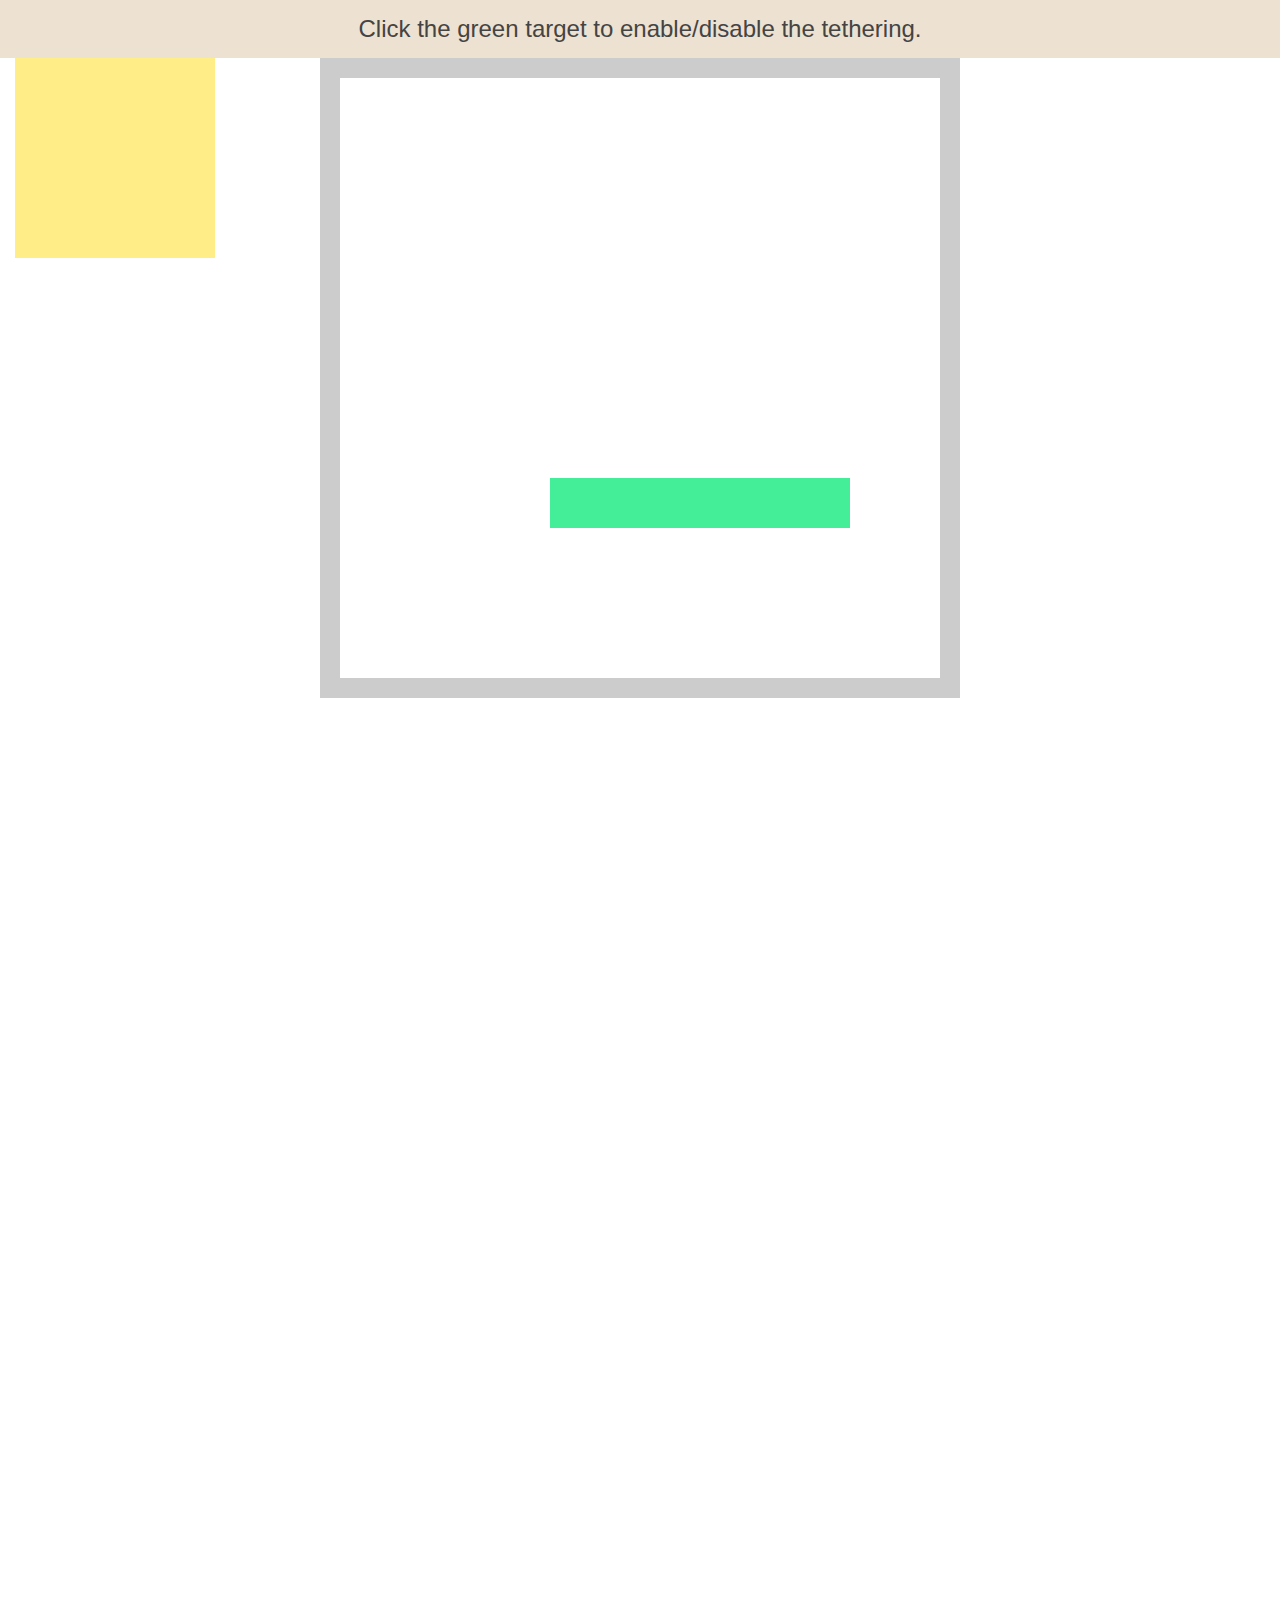
<file: bower_components/tether/examples/enable-disable/index.html>
<!DOCTYPE html>
<html>
    <head>
        <meta charset="utf-8">
        <meta http-equiv="X-UA-Compatible" content="chrome=1">
        <meta name="viewport" content="width=device-width, initial-scale=1, user-scalable=no">
        <link rel="stylesheet" href="../resources/css/base.css" />
        <link rel="stylesheet" href="../common/css/style.css" />
    </head>
    <body>
        <div class="instructions">Click the green target to enable/disable the tethering.</div>

        <div class="element"></div>
        <div class="container">
            <div class="pad"></div>
            <div class="target"></div>
            <div class="pad"></div>
        </div>

        <script src="//github.hubspot.com/tether/dist/js/tether.js"></script>
        <script>
            var tether = new Tether({
                element: '.element',
                target: '.target',
                attachment: 'top left',
                targetAttachment: 'top right'
            });

            document.querySelector('.target').addEventListener('click', function(){
                if (tether.enabled)
                    tether.disable();
                else
                    tether.enable();
            });
        </script>
    </body>
</html>
</file>
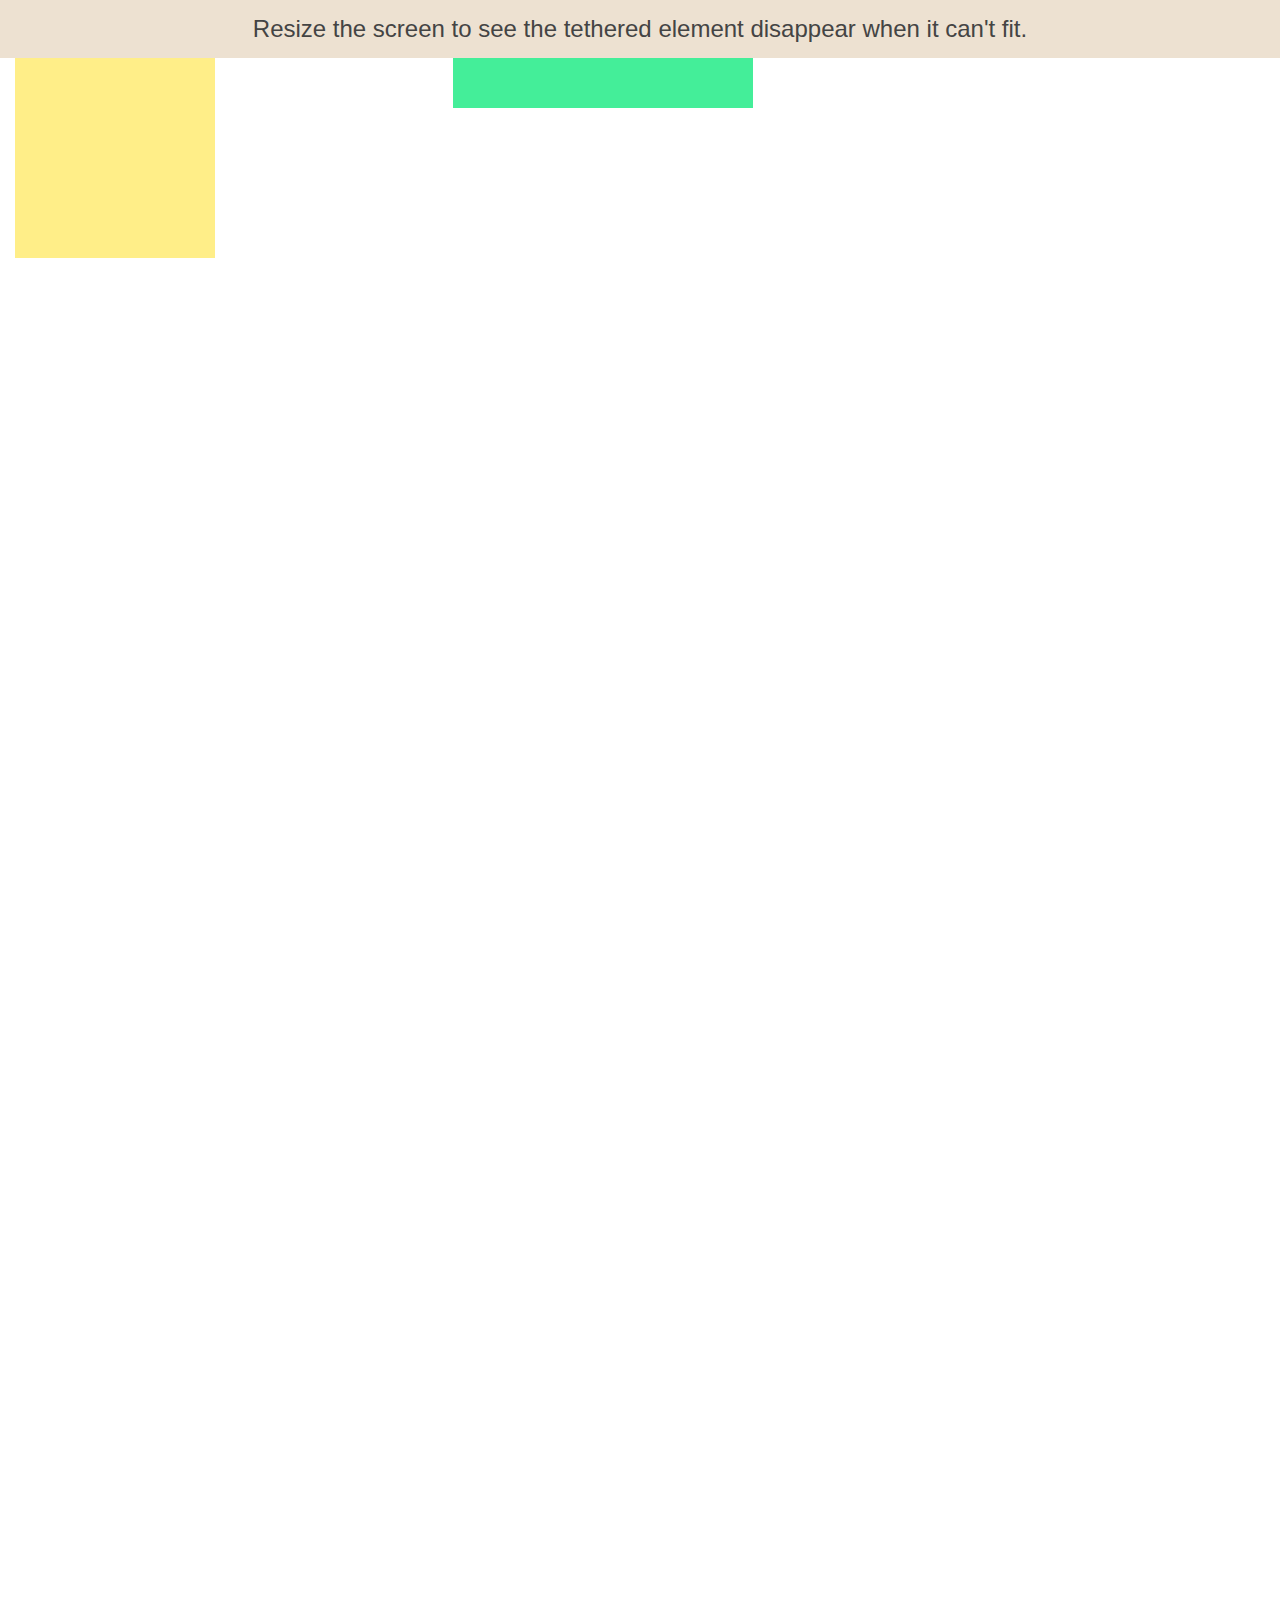
<file: bower_components/tether/examples/out-of-bounds/index.html>
<!DOCTYPE html>
<html>
    <head>
        <meta charset="utf-8">
        <meta http-equiv="X-UA-Compatible" content="chrome=1">
        <meta name="viewport" content="width=device-width, initial-scale=1, user-scalable=no">
        <link rel="stylesheet" href="../resources/css/base.css" />
        <link rel="stylesheet" href="../common/css/style.css" />
        <style>
            .tether-element.tether-out-of-bounds {
                display: none;
            }
        </style>
    </head>
    <body>
        <div class="instructions">Resize the screen to see the tethered element disappear when it can't fit.</div>

        <div class="element"></div>
        <div class="target"></div>

        <script src="//github.hubspot.com/tether/dist/js/tether.js"></script>
        <script>
            var tether = new Tether({
                element: '.element',
                target: '.target',
                attachment: 'top left',
                targetAttachment: 'top right',
                constraints: [{
                    to: 'window',
                    attachment: 'together'
                }]
            });
            tether.on('update', function(event) {
                console.log(event);
            });
        </script>
    </body>
</html>
</file>
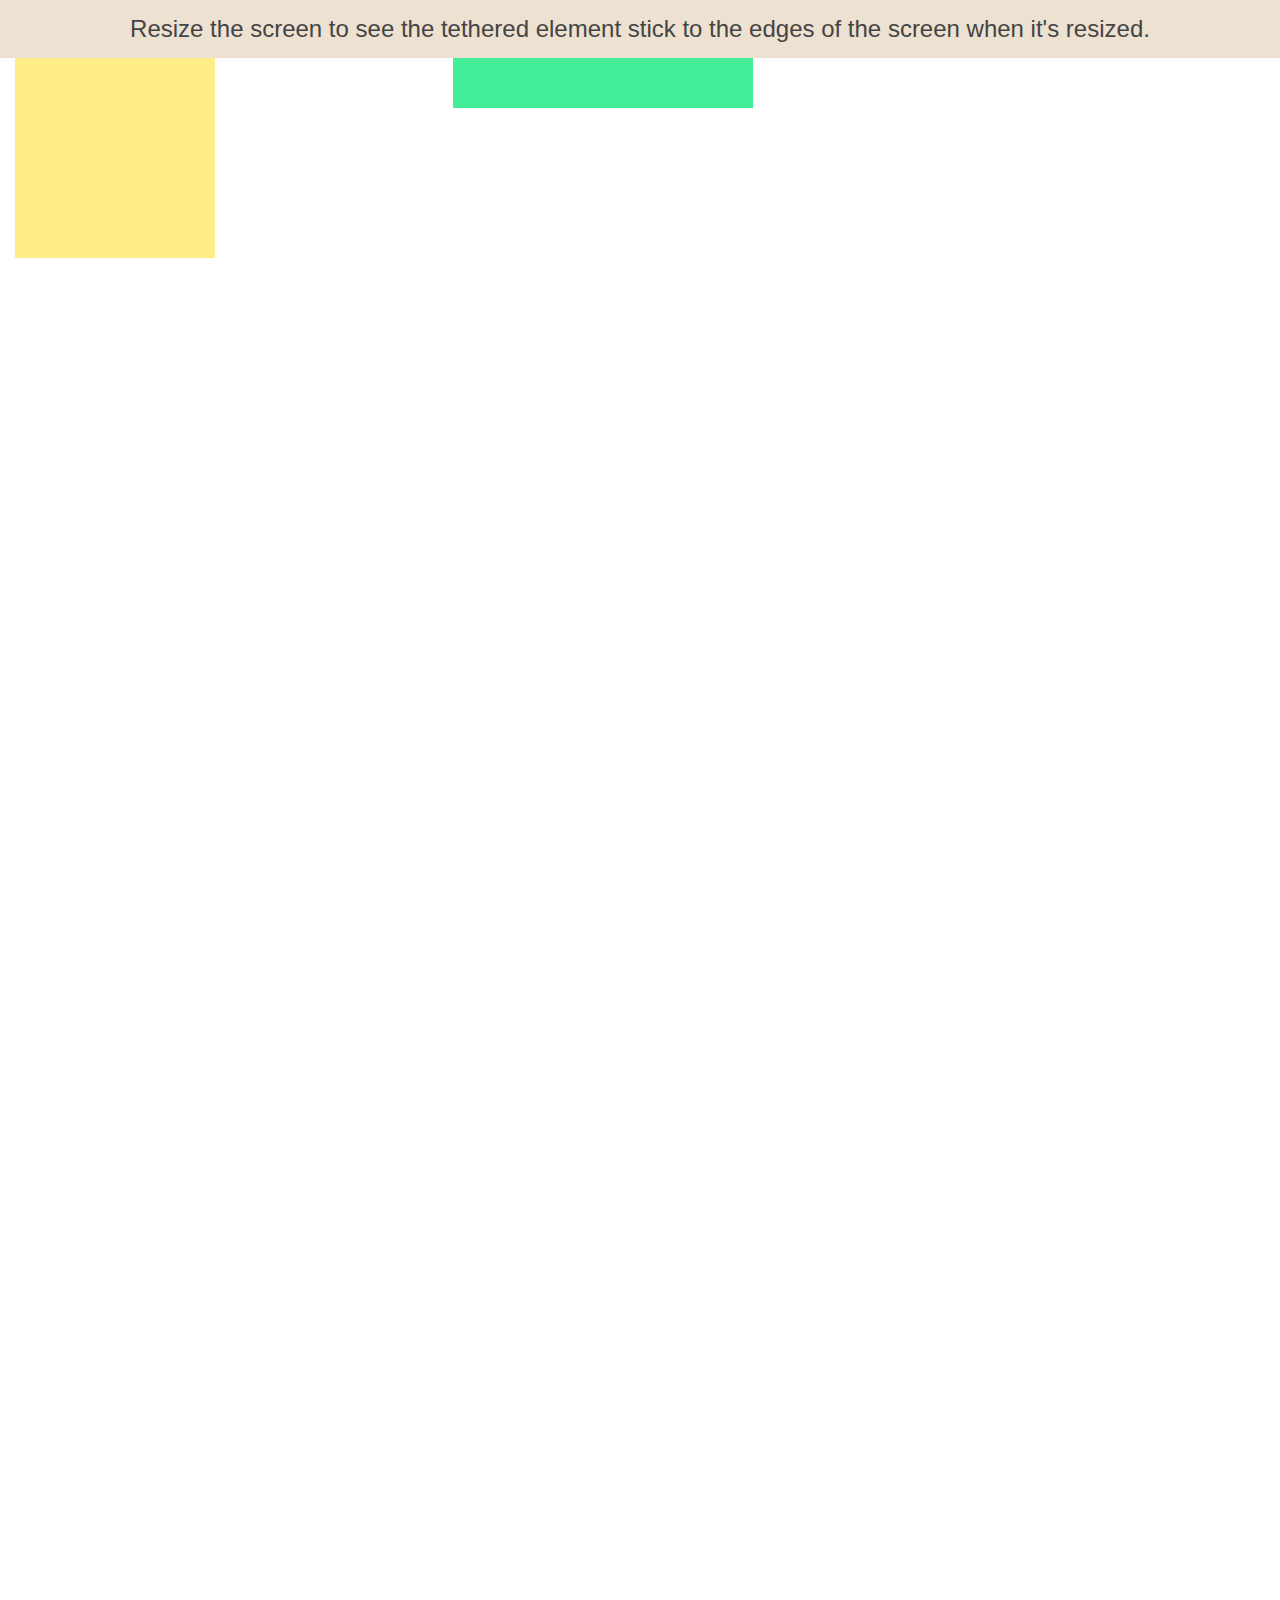
<file: bower_components/tether/examples/pin/index.html>
<!DOCTYPE html>
<html>
    <head>
        <meta charset="utf-8">
        <meta http-equiv="X-UA-Compatible" content="chrome=1">
        <meta name="viewport" content="width=device-width, initial-scale=1, user-scalable=no">
        <link rel="stylesheet" href="../resources/css/base.css" />
        <link rel="stylesheet" href="../common/css/style.css" />
    </head>
    <body>
        <div class="instructions">Resize the screen to see the tethered element stick to the edges of the screen when it's resized.</div>

        <div class="element"></div>
        <div class="target"></div>

        <script src="//github.hubspot.com/tether/dist/js/tether.js"></script>
        <script>
            new Tether({
                element: '.element',
                target: '.target',
                attachment: 'top left',
                targetAttachment: 'top right',
                constraints: [{
                    to: 'window',
                    pin: true
                }]
            });
        </script>
    </body>
</html>
</file>
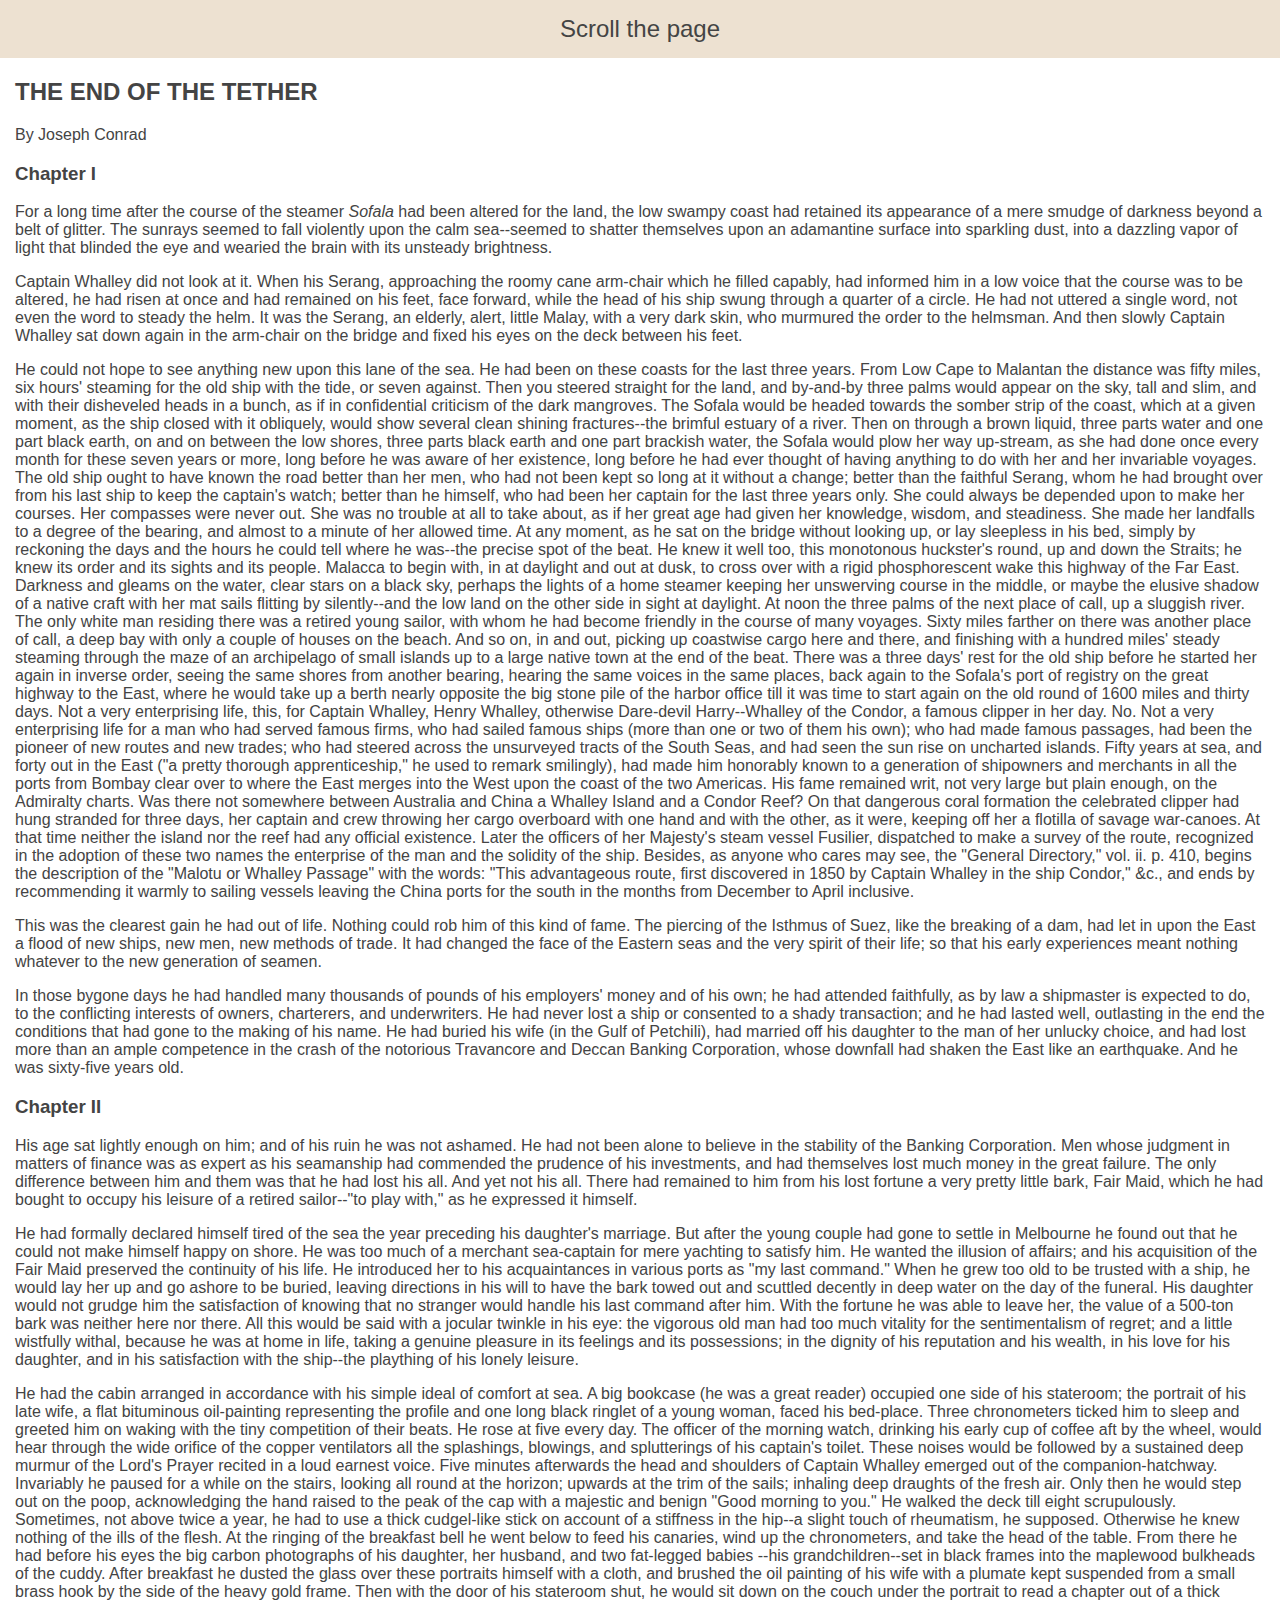
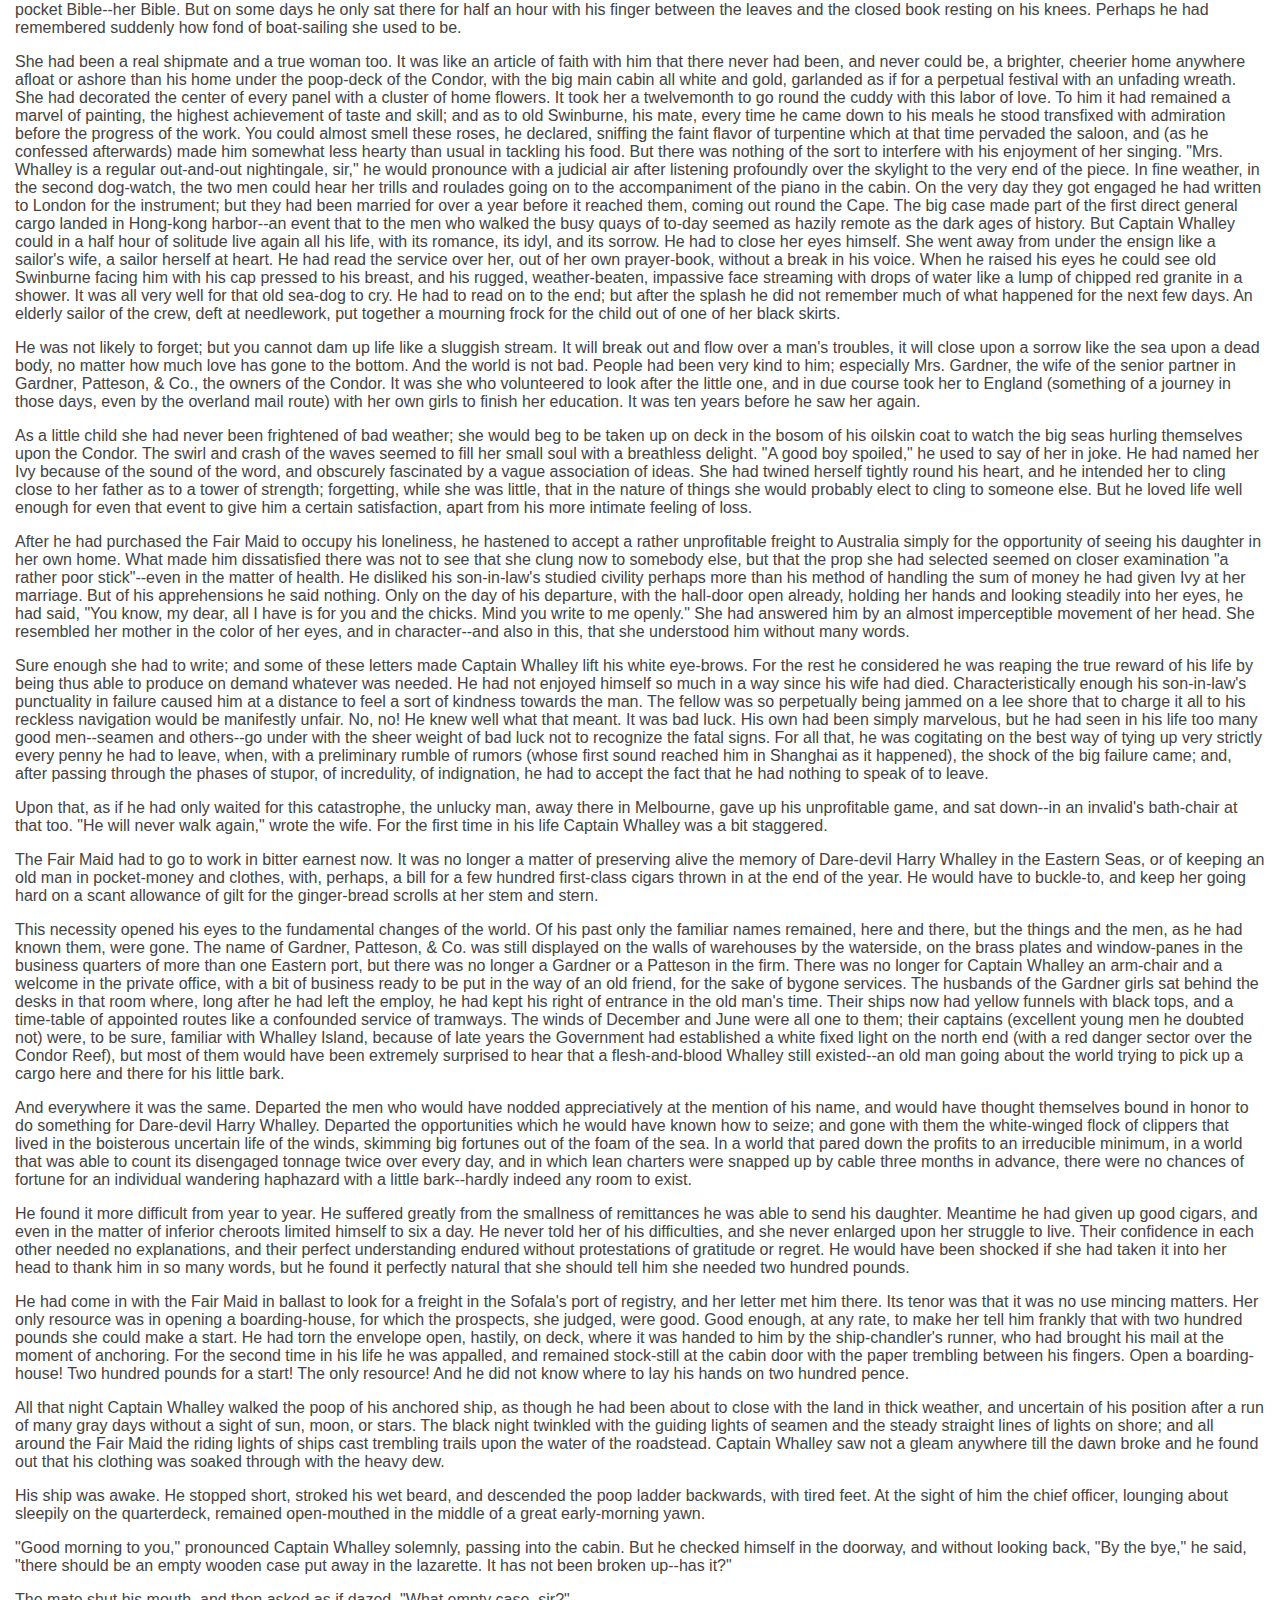
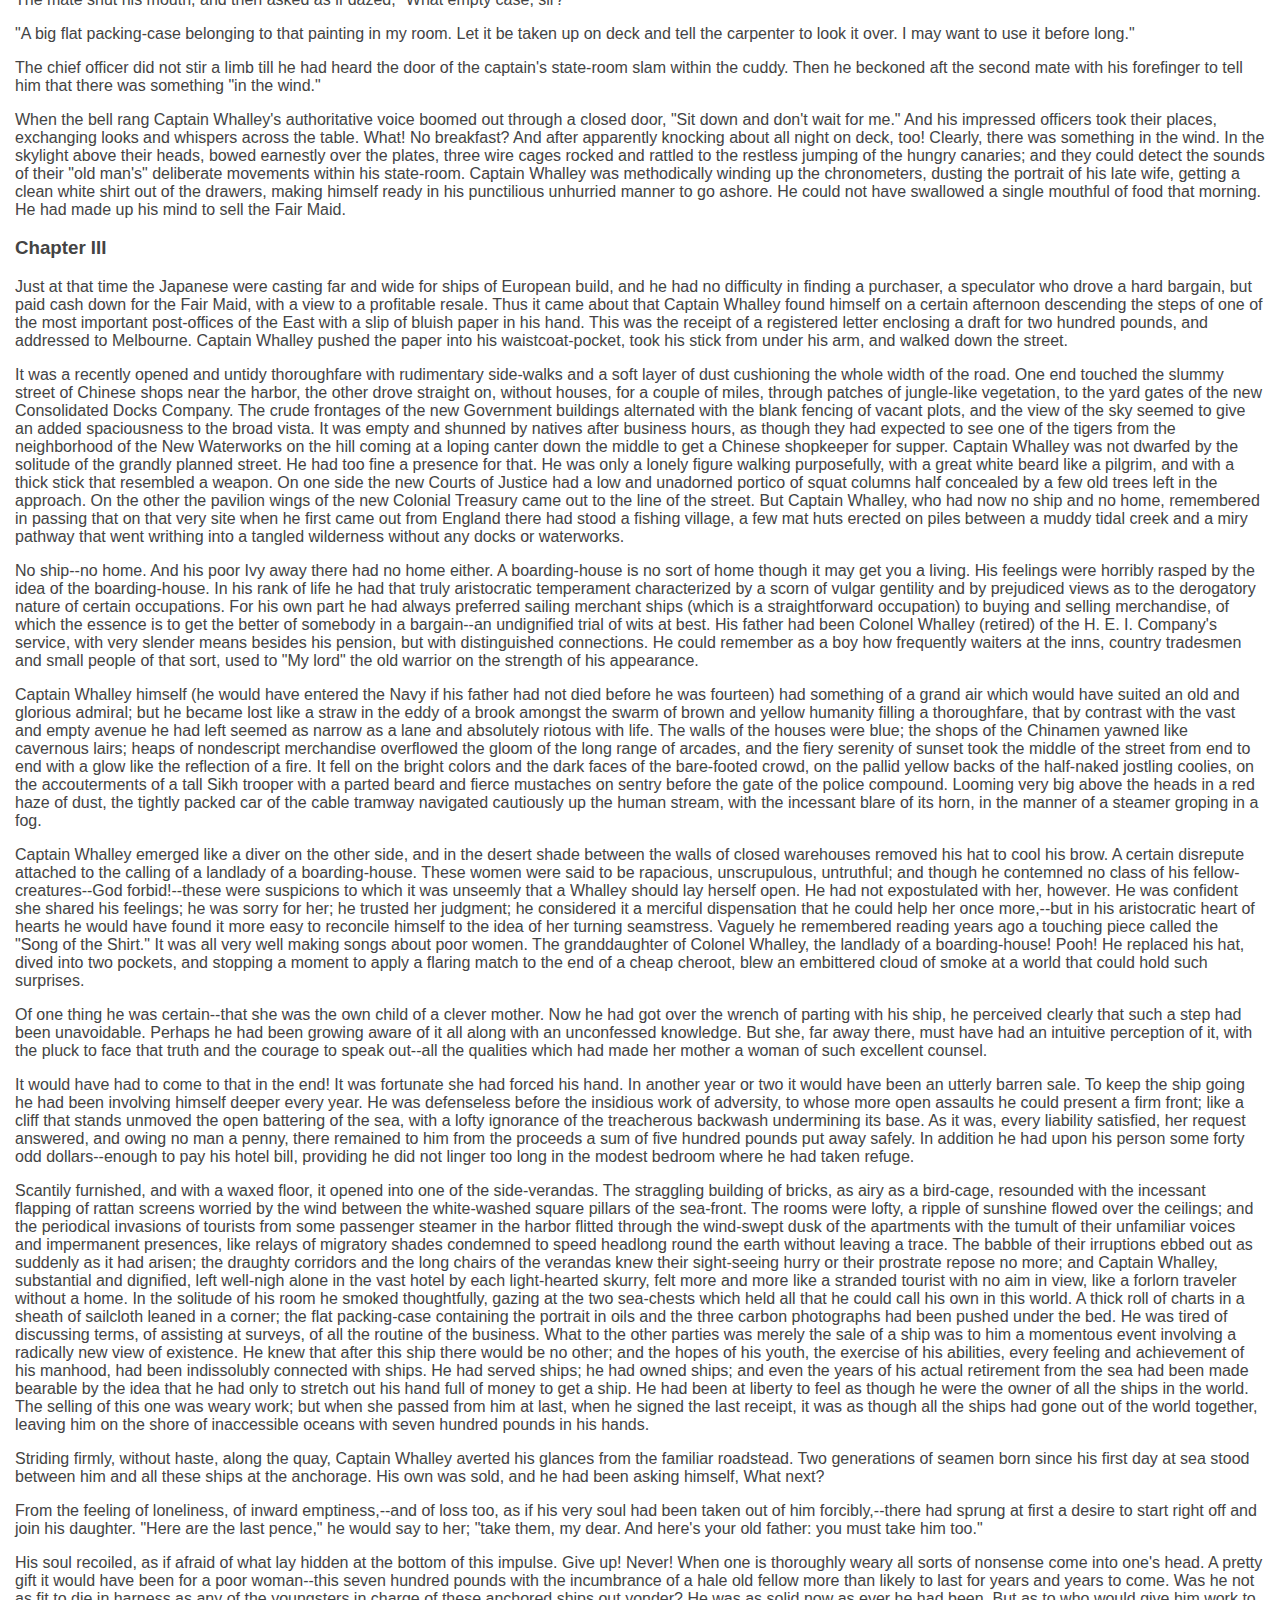
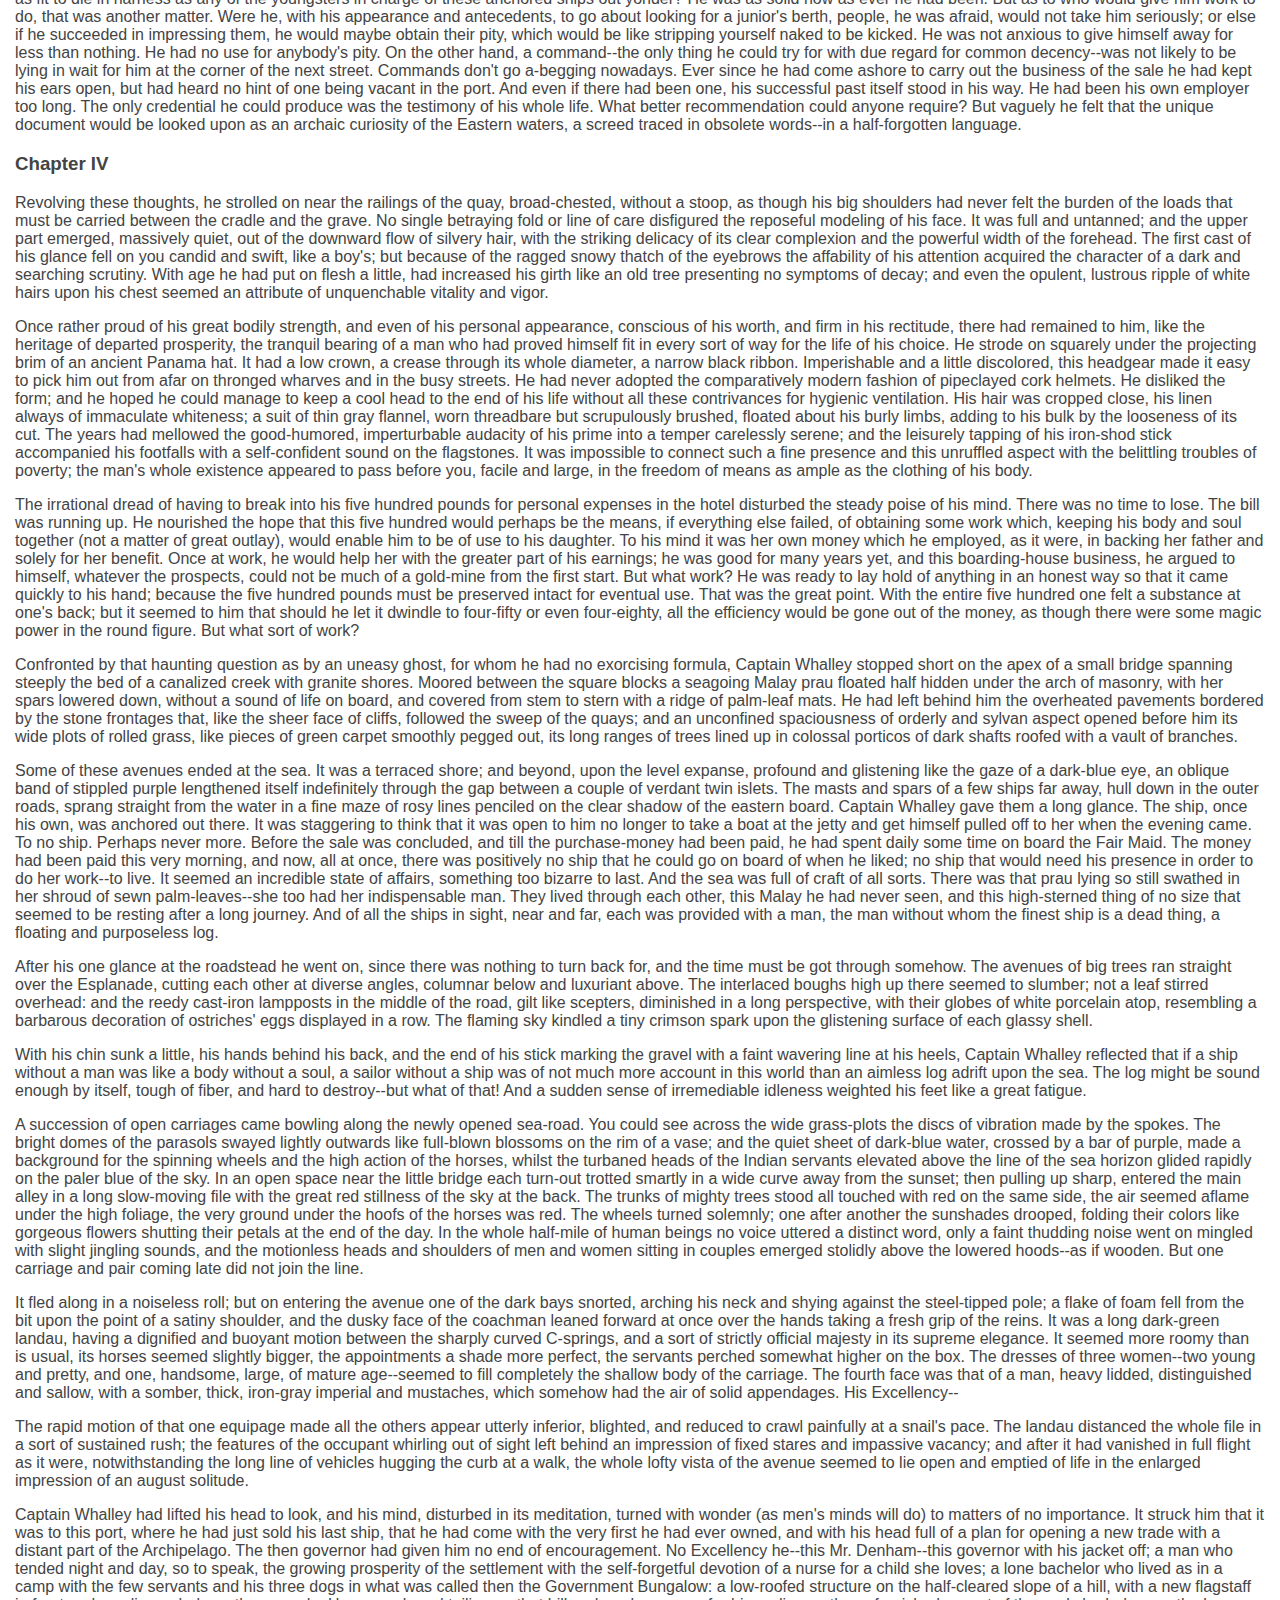
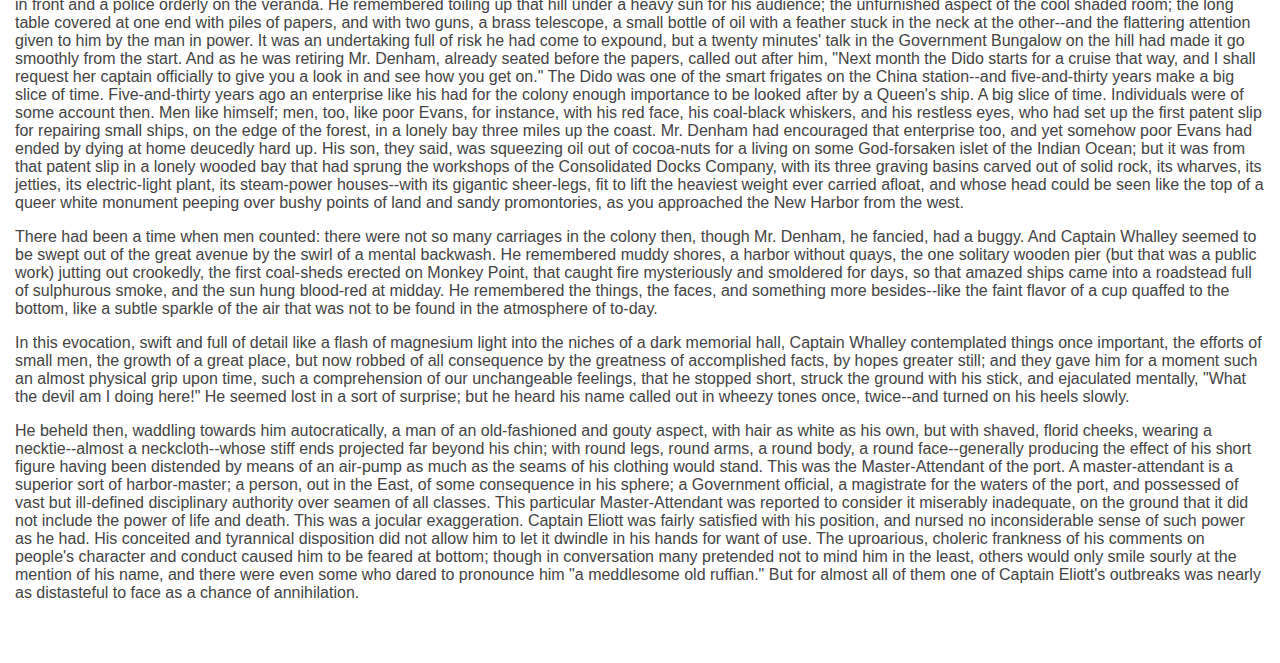
<file: bower_components/tether/examples/scroll/index.html>
<!DOCTYPE html>
<html>
    <head>
        <link rel="stylesheet" href="../resources/css/base.css" />
        <link rel="stylesheet" href="../common/css/style.css" />
    </head>
    <body>

    <div class="instructions">Scroll the page</div>

    <h2>THE END OF THE TETHER</h2>

    <p>By Joseph Conrad</p>

    <h3>Chapter I</h3>

    <p>For a long time after the course of the steamer <em>Sofala</em> had been
    altered for the land, the low swampy coast had retained its appearance
    of a mere smudge of darkness beyond a belt of glitter. The sunrays
    seemed to fall violently upon the calm sea--seemed to shatter themselves
    upon an adamantine surface into sparkling dust, into a dazzling vapor
    of light that blinded the eye and wearied the brain with its unsteady
    brightness.</p>

    <p>Captain Whalley did not look at it. When his Serang, approaching the
    roomy cane arm-chair which he filled capably, had informed him in a low
    voice that the course was to be altered, he had risen at once and had
    remained on his feet, face forward, while the head of his ship swung
    through a quarter of a circle. He had not uttered a single word, not
    even the word to steady the helm. It was the Serang, an elderly, alert,
    little Malay, with a very dark skin, who murmured the order to the
    helmsman. And then slowly Captain Whalley sat down again in the
    arm-chair on the bridge and fixed his eyes on the deck between his feet.</p>

    <p>He could not hope to see anything new upon this lane of the sea. He had
    been on these coasts for the last three years. From Low Cape to Malantan
    the distance was fifty miles, six hours' steaming for the old ship with
    the tide, or seven against. Then you steered straight for the land, and
    by-and-by three palms would appear on the sky, tall and slim, and with
    their disheveled heads in a bunch, as if in confidential criticism of
    the dark mangroves. The Sofala would be headed towards the somber
    strip of the coast, which at a given moment, as the ship closed with
    it obliquely, would show several clean shining fractures--the brimful
    estuary of a river. Then on through a brown liquid, three parts water
    and one part black earth, on and on between the low shores, three parts
    black earth and one part brackish water, the Sofala would plow her way
    up-stream, as she had done once every month for these seven years or
    more, long before he was aware of her existence, long before he had ever
    thought of having anything to do with her and her invariable voyages.
    The old ship ought to have known the road better than her men, who had
    not been kept so long at it without a change; better than the faithful
    Serang, whom he had brought over from his last ship to keep the
    captain's watch; better than he himself, who had been her captain for
    the last three years only. She could always be depended upon to make her
    courses. Her compasses were never out. She was no trouble at all to
    take about, as if her great age had given her knowledge, wisdom, and
    steadiness. She made her landfalls to a degree of the bearing, and
    almost to a minute of her allowed time. At any moment, as he sat on
    the bridge without looking up, or lay sleepless in his bed, simply by
    reckoning the days and the hours he could tell where he was--the precise
    spot of the beat. He knew it well too, this monotonous huckster's
    round, up and down the Straits; he knew its order and its sights and its
    people. Malacca to begin with, in at daylight and out at dusk, to cross
    over with a rigid phosphorescent wake this highway of the Far East.
    Darkness and gleams on the water, clear stars on a black sky, perhaps
    the lights of a home steamer keeping her unswerving course in the
    middle, or maybe the elusive shadow of a native craft with her mat sails
    flitting by silently--and the low land on the other side in sight
    at daylight. At noon the three palms of the next place of call, up a
    sluggish river. The only white man residing there was a retired young
    sailor, with whom he had become friendly in the course of many voyages.
    Sixty miles farther on there was another place of call, a deep bay with
    only a couple of houses on the beach. And so on, in and out, picking
    up coastwise cargo here and there, and finishing with a hundred miles'
    steady steaming through the maze of an archipelago of small islands up
    to a large native town at the end of the beat. There was a three days'
    rest for the old ship before he started her again in inverse order,
    seeing the same shores from another bearing, hearing the same voices
    in the same places, back again to the Sofala's port of registry on
    the great highway to the East, where he would take up a berth nearly
    opposite the big stone pile of the harbor office till it was time to
    start again on the old round of 1600 miles and thirty days. Not a very
    enterprising life, this, for Captain Whalley, Henry Whalley, otherwise
    Dare-devil Harry--Whalley of the Condor, a famous clipper in her day.
    No. Not a very enterprising life for a man who had served famous firms,
    who had sailed famous ships (more than one or two of them his own); who
    had made famous passages, had been the pioneer of new routes and new
    trades; who had steered across the unsurveyed tracts of the South Seas,
    and had seen the sun rise on uncharted islands. Fifty years at sea, and
    forty out in the East ("a pretty thorough apprenticeship," he used
    to remark smilingly), had made him honorably known to a generation of
    shipowners and merchants in all the ports from Bombay clear over to
    where the East merges into the West upon the coast of the two Americas.
    His fame remained writ, not very large but plain enough, on the
    Admiralty charts. Was there not somewhere between Australia and China a
    Whalley Island and a Condor Reef? On that dangerous coral formation the
    celebrated clipper had hung stranded for three days, her captain and
    crew throwing her cargo overboard with one hand and with the other, as
    it were, keeping off her a flotilla of savage war-canoes. At that time
    neither the island nor the reef had any official existence. Later the
    officers of her Majesty's steam vessel Fusilier, dispatched to make a
    survey of the route, recognized in the adoption of these two names the
    enterprise of the man and the solidity of the ship. Besides, as anyone
    who cares may see, the "General Directory," vol. ii. p. 410, begins the
    description of the "Malotu or Whalley Passage" with the words: "This
    advantageous route, first discovered in 1850 by Captain Whalley in the
    ship Condor," &amp;c., and ends by recommending it warmly to sailing vessels
    leaving the China ports for the south in the months from December to
    April inclusive.</p>

    <p>This was the clearest gain he had out of life. Nothing could rob him
    of this kind of fame. The piercing of the Isthmus of Suez, like the
    breaking of a dam, had let in upon the East a flood of new ships, new
    men, new methods of trade. It had changed the face of the Eastern seas
    and the very spirit of their life; so that his early experiences meant
    nothing whatever to the new generation of seamen.</p>

    <p>In those bygone days he had handled many thousands of pounds of his
    employers' money and of his own; he had attended faithfully, as by law
    a shipmaster is expected to do, to the conflicting interests of owners,
    charterers, and underwriters. He had never lost a ship or consented to
    a shady transaction; and he had lasted well, outlasting in the end the
    conditions that had gone to the making of his name. He had buried his
    wife (in the Gulf of Petchili), had married off his daughter to the man
    of her unlucky choice, and had lost more than an ample competence in the
    crash of the notorious Travancore and Deccan Banking Corporation, whose
    downfall had shaken the East like an earthquake. And he was sixty-five
    years old.</p>

    <h3>Chapter II</h3>

    <p>His age sat lightly enough on him; and of his ruin he was not ashamed.
    He had not been alone to believe in the stability of the Banking
    Corporation. Men whose judgment in matters of finance was as expert as
    his seamanship had commended the prudence of his investments, and had
    themselves lost much money in the great failure. The only difference
    between him and them was that he had lost his all. And yet not his all.
    There had remained to him from his lost fortune a very pretty little
    bark, Fair Maid, which he had bought to occupy his leisure of a retired
    sailor--"to play with," as he expressed it himself.</p>

    <p>He had formally declared himself tired of the sea the year preceding his
    daughter's marriage. But after the young couple had gone to settle in
    Melbourne he found out that he could not make himself happy on shore. He
    was too much of a merchant sea-captain for mere yachting to satisfy him.
    He wanted the illusion of affairs; and his acquisition of the Fair
    Maid preserved the continuity of his life. He introduced her to his
    acquaintances in various ports as "my last command." When he grew too
    old to be trusted with a ship, he would lay her up and go ashore to be
    buried, leaving directions in his will to have the bark towed out and
    scuttled decently in deep water on the day of the funeral. His daughter
    would not grudge him the satisfaction of knowing that no stranger would
    handle his last command after him. With the fortune he was able to leave
    her, the value of a 500-ton bark was neither here nor there. All this
    would be said with a jocular twinkle in his eye: the vigorous old man
    had too much vitality for the sentimentalism of regret; and a little
    wistfully withal, because he was at home in life, taking a genuine
    pleasure in its feelings and its possessions; in the dignity of his
    reputation and his wealth, in his love for his daughter, and in his
    satisfaction with the ship--the plaything of his lonely leisure.</p>

    <p>He had the cabin arranged in accordance with his simple ideal of comfort
    at sea. A big bookcase (he was a great reader) occupied one side of his
    stateroom; the portrait of his late wife, a flat bituminous oil-painting
    representing the profile and one long black ringlet of a young woman,
    faced his bed-place. Three chronometers ticked him to sleep and greeted
    him on waking with the tiny competition of their beats. He rose at five
    every day. The officer of the morning watch, drinking his early cup
    of coffee aft by the wheel, would hear through the wide orifice of the
    copper ventilators all the splashings, blowings, and splutterings of
    his captain's toilet. These noises would be followed by a sustained
    deep murmur of the Lord's Prayer recited in a loud earnest voice. Five
    minutes afterwards the head and shoulders of Captain Whalley emerged
    out of the companion-hatchway. Invariably he paused for a while on the
    stairs, looking all round at the horizon; upwards at the trim of the
    sails; inhaling deep draughts of the fresh air. Only then he would step
    out on the poop, acknowledging the hand raised to the peak of the cap
    with a majestic and benign "Good morning to you." He walked the deck
    till eight scrupulously. Sometimes, not above twice a year, he had to
    use a thick cudgel-like stick on account of a stiffness in the hip--a
    slight touch of rheumatism, he supposed. Otherwise he knew nothing of
    the ills of the flesh. At the ringing of the breakfast bell he went
    below to feed his canaries, wind up the chronometers, and take the
    head of the table. From there he had before his eyes the big carbon
    photographs of his daughter, her husband, and two fat-legged babies
    --his grandchildren--set in black frames into the maplewood bulkheads
    of the cuddy. After breakfast he dusted the glass over these portraits
    himself with a cloth, and brushed the oil painting of his wife with a
    plumate kept suspended from a small brass hook by the side of the heavy
    gold frame. Then with the door of his stateroom shut, he would sit down
    on the couch under the portrait to read a chapter out of a thick pocket
    Bible--her Bible. But on some days he only sat there for half an hour
    with his finger between the leaves and the closed book resting on his
    knees. Perhaps he had remembered suddenly how fond of boat-sailing she
    used to be.</p>

    <p>She had been a real shipmate and a true woman too. It was like an
    article of faith with him that there never had been, and never could be,
    a brighter, cheerier home anywhere afloat or ashore than his home under
    the poop-deck of the Condor, with the big main cabin all white and gold,
    garlanded as if for a perpetual festival with an unfading wreath. She
    had decorated the center of every panel with a cluster of home flowers.
    It took her a twelvemonth to go round the cuddy with this labor of love.
    To him it had remained a marvel of painting, the highest achievement of
    taste and skill; and as to old Swinburne, his mate, every time he
    came down to his meals he stood transfixed with admiration before the
    progress of the work. You could almost smell these roses, he declared,
    sniffing the faint flavor of turpentine which at that time pervaded the
    saloon, and (as he confessed afterwards) made him somewhat less hearty
    than usual in tackling his food. But there was nothing of the sort to
    interfere with his enjoyment of her singing. "Mrs. Whalley is a regular
    out-and-out nightingale, sir," he would pronounce with a judicial air
    after listening profoundly over the skylight to the very end of the
    piece. In fine weather, in the second dog-watch, the two men could hear
    her trills and roulades going on to the accompaniment of the piano in
    the cabin. On the very day they got engaged he had written to London
    for the instrument; but they had been married for over a year before it
    reached them, coming out round the Cape. The big case made part of the
    first direct general cargo landed in Hong-kong harbor--an event that to
    the men who walked the busy quays of to-day seemed as hazily remote as
    the dark ages of history. But Captain Whalley could in a half hour of
    solitude live again all his life, with its romance, its idyl, and its
    sorrow. He had to close her eyes himself. She went away from under the
    ensign like a sailor's wife, a sailor herself at heart. He had read
    the service over her, out of her own prayer-book, without a break in his
    voice. When he raised his eyes he could see old Swinburne facing him
    with his cap pressed to his breast, and his rugged, weather-beaten,
    impassive face streaming with drops of water like a lump of chipped red
    granite in a shower. It was all very well for that old sea-dog to cry.
    He had to read on to the end; but after the splash he did not remember
    much of what happened for the next few days. An elderly sailor of the
    crew, deft at needlework, put together a mourning frock for the child
    out of one of her black skirts.</p>

    <p>He was not likely to forget; but you cannot dam up life like a sluggish
    stream. It will break out and flow over a man's troubles, it will close
    upon a sorrow like the sea upon a dead body, no matter how much love has
    gone to the bottom. And the world is not bad. People had been very
    kind to him; especially Mrs. Gardner, the wife of the senior partner
    in Gardner, Patteson, &amp; Co., the owners of the Condor. It was she who
    volunteered to look after the little one, and in due course took her to
    England (something of a journey in those days, even by the overland
    mail route) with her own girls to finish her education. It was ten years
    before he saw her again.</p>

    <p>As a little child she had never been frightened of bad weather; she
    would beg to be taken up on deck in the bosom of his oilskin coat to
    watch the big seas hurling themselves upon the Condor. The swirl and
    crash of the waves seemed to fill her small soul with a breathless
    delight. "A good boy spoiled," he used to say of her in joke. He had
    named her Ivy because of the sound of the word, and obscurely fascinated
    by a vague association of ideas. She had twined herself tightly round
    his heart, and he intended her to cling close to her father as to a
    tower of strength; forgetting, while she was little, that in the nature
    of things she would probably elect to cling to someone else. But
    he loved life well enough for even that event to give him a certain
    satisfaction, apart from his more intimate feeling of loss.</p>

    <p>After he had purchased the Fair Maid to occupy his loneliness, he
    hastened to accept a rather unprofitable freight to Australia simply for
    the opportunity of seeing his daughter in her own home. What made him
    dissatisfied there was not to see that she clung now to somebody else,
    but that the prop she had selected seemed on closer examination "a
    rather poor stick"--even in the matter of health. He disliked his
    son-in-law's studied civility perhaps more than his method of
    handling the sum of money he had given Ivy at her marriage. But of his
    apprehensions he said nothing. Only on the day of his departure, with
    the hall-door open already, holding her hands and looking steadily into
    her eyes, he had said, "You know, my dear, all I have is for you and the
    chicks. Mind you write to me openly." She had answered him by an almost
    imperceptible movement of her head. She resembled her mother in
    the color of her eyes, and in character--and also in this, that she
    understood him without many words.</p>

    <p>Sure enough she had to write; and some of these letters made Captain
    Whalley lift his white eye-brows. For the rest he considered he was
    reaping the true reward of his life by being thus able to produce on
    demand whatever was needed. He had not enjoyed himself so much in a
    way since his wife had died. Characteristically enough his son-in-law's
    punctuality in failure caused him at a distance to feel a sort of
    kindness towards the man. The fellow was so perpetually being jammed on
    a lee shore that to charge it all to his reckless navigation would be
    manifestly unfair. No, no! He knew well what that meant. It was bad
    luck. His own had been simply marvelous, but he had seen in his life too
    many good men--seamen and others--go under with the sheer weight of bad
    luck not to recognize the fatal signs. For all that, he was cogitating
    on the best way of tying up very strictly every penny he had to leave,
    when, with a preliminary rumble of rumors (whose first sound reached
    him in Shanghai as it happened), the shock of the big failure came;
    and, after passing through the phases of stupor, of incredulity, of
    indignation, he had to accept the fact that he had nothing to speak of
    to leave.</p>

    <p>Upon that, as if he had only waited for this catastrophe, the unlucky
    man, away there in Melbourne, gave up his unprofitable game, and sat
    down--in an invalid's bath-chair at that too. "He will never walk
    again," wrote the wife. For the first time in his life Captain Whalley
    was a bit staggered.</p>

    <p>The Fair Maid had to go to work in bitter earnest now. It was no longer
    a matter of preserving alive the memory of Dare-devil Harry Whalley in
    the Eastern Seas, or of keeping an old man in pocket-money and clothes,
    with, perhaps, a bill for a few hundred first-class cigars thrown in at
    the end of the year. He would have to buckle-to, and keep her going hard
    on a scant allowance of gilt for the ginger-bread scrolls at her stem
    and stern.</p>

    <p>This necessity opened his eyes to the fundamental changes of the world.
    Of his past only the familiar names remained, here and there, but
    the things and the men, as he had known them, were gone. The name of
    Gardner, Patteson, &amp; Co. was still displayed on the walls of warehouses
    by the waterside, on the brass plates and window-panes in the business
    quarters of more than one Eastern port, but there was no longer a
    Gardner or a Patteson in the firm. There was no longer for Captain
    Whalley an arm-chair and a welcome in the private office, with a bit of
    business ready to be put in the way of an old friend, for the sake of
    bygone services. The husbands of the Gardner girls sat behind the desks
    in that room where, long after he had left the employ, he had kept his
    right of entrance in the old man's time. Their ships now had yellow
    funnels with black tops, and a time-table of appointed routes like a
    confounded service of tramways. The winds of December and June were all
    one to them; their captains (excellent young men he doubted not) were,
    to be sure, familiar with Whalley Island, because of late years the
    Government had established a white fixed light on the north end (with
    a red danger sector over the Condor Reef), but most of them would have
    been extremely surprised to hear that a flesh-and-blood Whalley still
    existed--an old man going about the world trying to pick up a cargo here
    and there for his little bark.</p>

    <p>And everywhere it was the same. Departed the men who would have nodded
    appreciatively at the mention of his name, and would have thought
    themselves bound in honor to do something for Dare-devil Harry Whalley.
    Departed the opportunities which he would have known how to seize; and
    gone with them the white-winged flock of clippers that lived in the
    boisterous uncertain life of the winds, skimming big fortunes out of
    the foam of the sea. In a world that pared down the profits to an
    irreducible minimum, in a world that was able to count its disengaged
    tonnage twice over every day, and in which lean charters were snapped up
    by cable three months in advance, there were no chances of fortune for
    an individual wandering haphazard with a little bark--hardly indeed any
    room to exist.</p>

    <p>He found it more difficult from year to year. He suffered greatly from
    the smallness of remittances he was able to send his daughter. Meantime
    he had given up good cigars, and even in the matter of inferior cheroots
    limited himself to six a day. He never told her of his difficulties, and
    she never enlarged upon her struggle to live. Their confidence in each
    other needed no explanations, and their perfect understanding endured
    without protestations of gratitude or regret. He would have been shocked
    if she had taken it into her head to thank him in so many words, but
    he found it perfectly natural that she should tell him she needed two
    hundred pounds.</p>

    <p>He had come in with the Fair Maid in ballast to look for a freight in
    the Sofala's port of registry, and her letter met him there. Its tenor
    was that it was no use mincing matters. Her only resource was in opening
    a boarding-house, for which the prospects, she judged, were good. Good
    enough, at any rate, to make her tell him frankly that with two hundred
    pounds she could make a start. He had torn the envelope open, hastily,
    on deck, where it was handed to him by the ship-chandler's runner, who
    had brought his mail at the moment of anchoring. For the second time
    in his life he was appalled, and remained stock-still at the cabin door
    with the paper trembling between his fingers. Open a boarding-house! Two
    hundred pounds for a start! The only resource! And he did not know where
    to lay his hands on two hundred pence.</p>

    <p>All that night Captain Whalley walked the poop of his anchored ship, as
    though he had been about to close with the land in thick weather, and
    uncertain of his position after a run of many gray days without a sight
    of sun, moon, or stars. The black night twinkled with the guiding lights
    of seamen and the steady straight lines of lights on shore; and all
    around the Fair Maid the riding lights of ships cast trembling trails
    upon the water of the roadstead. Captain Whalley saw not a gleam
    anywhere till the dawn broke and he found out that his clothing was
    soaked through with the heavy dew.</p>

    <p>His ship was awake. He stopped short, stroked his wet beard, and
    descended the poop ladder backwards, with tired feet. At the sight
    of him the chief officer, lounging about sleepily on the quarterdeck,
    remained open-mouthed in the middle of a great early-morning yawn.</p>

    <p>"Good morning to you," pronounced Captain Whalley solemnly, passing into
    the cabin. But he checked himself in the doorway, and without looking
    back, "By the bye," he said, "there should be an empty wooden case put
    away in the lazarette. It has not been broken up--has it?"</p>

    <p>The mate shut his mouth, and then asked as if dazed, "What empty case,
    sir?"</p>

    <p>"A big flat packing-case belonging to that painting in my room. Let it
    be taken up on deck and tell the carpenter to look it over. I may want
    to use it before long."</p>

    <p>The chief officer did not stir a limb till he had heard the door of the
    captain's state-room slam within the cuddy. Then he beckoned aft the
    second mate with his forefinger to tell him that there was something "in
    the wind."</p>

    <p>When the bell rang Captain Whalley's authoritative voice boomed out
    through a closed door, "Sit down and don't wait for me." And his
    impressed officers took their places, exchanging looks and whispers
    across the table. What! No breakfast? And after apparently knocking
    about all night on deck, too! Clearly, there was something in the wind.
    In the skylight above their heads, bowed earnestly over the plates,
    three wire cages rocked and rattled to the restless jumping of the
    hungry canaries; and they could detect the sounds of their "old
    man's" deliberate movements within his state-room. Captain Whalley was
    methodically winding up the chronometers, dusting the portrait of
    his late wife, getting a clean white shirt out of the drawers, making
    himself ready in his punctilious unhurried manner to go ashore. He could
    not have swallowed a single mouthful of food that morning. He had made
    up his mind to sell the Fair Maid.</p>

    <h3>Chapter III</h3>

    <p>Just at that time the Japanese were casting far and wide for ships
    of European build, and he had no difficulty in finding a purchaser, a
    speculator who drove a hard bargain, but paid cash down for the Fair
    Maid, with a view to a profitable resale. Thus it came about that
    Captain Whalley found himself on a certain afternoon descending the
    steps of one of the most important post-offices of the East with a slip
    of bluish paper in his hand. This was the receipt of a registered letter
    enclosing a draft for two hundred pounds, and addressed to Melbourne.
    Captain Whalley pushed the paper into his waistcoat-pocket, took his
    stick from under his arm, and walked down the street.</p>

    <p>It was a recently opened and untidy thoroughfare with rudimentary
    side-walks and a soft layer of dust cushioning the whole width of
    the road. One end touched the slummy street of Chinese shops near the
    harbor, the other drove straight on, without houses, for a couple of
    miles, through patches of jungle-like vegetation, to the yard gates
    of the new Consolidated Docks Company. The crude frontages of the new
    Government buildings alternated with the blank fencing of vacant plots,
    and the view of the sky seemed to give an added spaciousness to the
    broad vista. It was empty and shunned by natives after business
    hours, as though they had expected to see one of the tigers from the
    neighborhood of the New Waterworks on the hill coming at a loping canter
    down the middle to get a Chinese shopkeeper for supper. Captain Whalley
    was not dwarfed by the solitude of the grandly planned street. He
    had too fine a presence for that. He was only a lonely figure walking
    purposefully, with a great white beard like a pilgrim, and with a thick
    stick that resembled a weapon. On one side the new Courts of Justice had
    a low and unadorned portico of squat columns half concealed by a few old
    trees left in the approach. On the other the pavilion wings of the
    new Colonial Treasury came out to the line of the street. But Captain
    Whalley, who had now no ship and no home, remembered in passing that
    on that very site when he first came out from England there had stood a
    fishing village, a few mat huts erected on piles between a muddy tidal
    creek and a miry pathway that went writhing into a tangled wilderness
    without any docks or waterworks.</p>

    <p>No ship--no home. And his poor Ivy away there had no home either. A
    boarding-house is no sort of home though it may get you a living. His
    feelings were horribly rasped by the idea of the boarding-house. In his
    rank of life he had that truly aristocratic temperament characterized by
    a scorn of vulgar gentility and by prejudiced views as to the derogatory
    nature of certain occupations. For his own part he had always preferred
    sailing merchant ships (which is a straightforward occupation) to buying
    and selling merchandise, of which the essence is to get the better of
    somebody in a bargain--an undignified trial of wits at best. His father
    had been Colonel Whalley (retired) of the H. E. I. Company's service,
    with very slender means besides his pension, but with distinguished
    connections. He could remember as a boy how frequently waiters at the
    inns, country tradesmen and small people of that sort, used to "My lord"
    the old warrior on the strength of his appearance.</p>

    <p>Captain Whalley himself (he would have entered the Navy if his father
    had not died before he was fourteen) had something of a grand air which
    would have suited an old and glorious admiral; but he became lost like
    a straw in the eddy of a brook amongst the swarm of brown and yellow
    humanity filling a thoroughfare, that by contrast with the vast and
    empty avenue he had left seemed as narrow as a lane and absolutely
    riotous with life. The walls of the houses were blue; the shops of the
    Chinamen yawned like cavernous lairs; heaps of nondescript merchandise
    overflowed the gloom of the long range of arcades, and the fiery
    serenity of sunset took the middle of the street from end to end with a
    glow like the reflection of a fire. It fell on the bright colors and the
    dark faces of the bare-footed crowd, on the pallid yellow backs of the
    half-naked jostling coolies, on the accouterments of a tall Sikh trooper
    with a parted beard and fierce mustaches on sentry before the gate of
    the police compound. Looming very big above the heads in a red haze of
    dust, the tightly packed car of the cable tramway navigated cautiously
    up the human stream, with the incessant blare of its horn, in the manner
    of a steamer groping in a fog.</p>

    <p>Captain Whalley emerged like a diver on the other side, and in the
    desert shade between the walls of closed warehouses removed his hat to
    cool his brow. A certain disrepute attached to the calling of a
    landlady of a boarding-house. These women were said to be rapacious,
    unscrupulous, untruthful; and though he contemned no class of his
    fellow-creatures--God forbid!--these were suspicions to which it was
    unseemly that a Whalley should lay herself open. He had not expostulated
    with her, however. He was confident she shared his feelings; he was
    sorry for her; he trusted her judgment; he considered it a merciful
    dispensation that he could help her once more,--but in his aristocratic
    heart of hearts he would have found it more easy to reconcile himself to
    the idea of her turning seamstress. Vaguely he remembered reading years
    ago a touching piece called the "Song of the Shirt." It was all very
    well making songs about poor women. The granddaughter of Colonel
    Whalley, the landlady of a boarding-house! Pooh! He replaced his hat,
    dived into two pockets, and stopping a moment to apply a flaring match
    to the end of a cheap cheroot, blew an embittered cloud of smoke at a
    world that could hold such surprises.</p>

    <p>Of one thing he was certain--that she was the own child of a clever
    mother. Now he had got over the wrench of parting with his ship, he
    perceived clearly that such a step had been unavoidable. Perhaps he had
    been growing aware of it all along with an unconfessed knowledge. But
    she, far away there, must have had an intuitive perception of it, with
    the pluck to face that truth and the courage to speak out--all the
    qualities which had made her mother a woman of such excellent counsel.</p>

    <p>It would have had to come to that in the end! It was fortunate she had
    forced his hand. In another year or two it would have been an utterly
    barren sale. To keep the ship going he had been involving himself deeper
    every year. He was defenseless before the insidious work of adversity,
    to whose more open assaults he could present a firm front; like a
    cliff that stands unmoved the open battering of the sea, with a lofty
    ignorance of the treacherous backwash undermining its base. As it was,
    every liability satisfied, her request answered, and owing no man a
    penny, there remained to him from the proceeds a sum of five hundred
    pounds put away safely. In addition he had upon his person some forty
    odd dollars--enough to pay his hotel bill, providing he did not linger
    too long in the modest bedroom where he had taken refuge.</p>

    <p>Scantily furnished, and with a waxed floor, it opened into one of
    the side-verandas. The straggling building of bricks, as airy as a
    bird-cage, resounded with the incessant flapping of rattan screens
    worried by the wind between the white-washed square pillars of the
    sea-front. The rooms were lofty, a ripple of sunshine flowed over the
    ceilings; and the periodical invasions of tourists from some passenger
    steamer in the harbor flitted through the wind-swept dusk of the
    apartments with the tumult of their unfamiliar voices and impermanent
    presences, like relays of migratory shades condemned to speed headlong
    round the earth without leaving a trace. The babble of their irruptions
    ebbed out as suddenly as it had arisen; the draughty corridors and
    the long chairs of the verandas knew their sight-seeing hurry or
    their prostrate repose no more; and Captain Whalley, substantial and
    dignified, left well-nigh alone in the vast hotel by each light-hearted
    skurry, felt more and more like a stranded tourist with no aim in view,
    like a forlorn traveler without a home. In the solitude of his room he
    smoked thoughtfully, gazing at the two sea-chests which held all that he
    could call his own in this world. A thick roll of charts in a sheath
    of sailcloth leaned in a corner; the flat packing-case containing the
    portrait in oils and the three carbon photographs had been pushed under
    the bed. He was tired of discussing terms, of assisting at surveys, of
    all the routine of the business. What to the other parties was merely
    the sale of a ship was to him a momentous event involving a radically
    new view of existence. He knew that after this ship there would be no
    other; and the hopes of his youth, the exercise of his abilities, every
    feeling and achievement of his manhood, had been indissolubly connected
    with ships. He had served ships; he had owned ships; and even the years
    of his actual retirement from the sea had been made bearable by the idea
    that he had only to stretch out his hand full of money to get a ship. He
    had been at liberty to feel as though he were the owner of all the
    ships in the world. The selling of this one was weary work; but when
    she passed from him at last, when he signed the last receipt, it was as
    though all the ships had gone out of the world together, leaving him on
    the shore of inaccessible oceans with seven hundred pounds in his hands.</p>

    <p>Striding firmly, without haste, along the quay, Captain Whalley averted
    his glances from the familiar roadstead. Two generations of seamen born
    since his first day at sea stood between him and all these ships at the
    anchorage. His own was sold, and he had been asking himself, What next?</p>

    <p>From the feeling of loneliness, of inward emptiness,--and of loss
    too, as if his very soul had been taken out of him forcibly,--there had
    sprung at first a desire to start right off and join his daughter.
    "Here are the last pence," he would say to her; "take them, my dear. And
    here's your old father: you must take him too."</p>

    <p>His soul recoiled, as if afraid of what lay hidden at the bottom of
    this impulse. Give up! Never! When one is thoroughly weary all sorts of
    nonsense come into one's head. A pretty gift it would have been for a
    poor woman--this seven hundred pounds with the incumbrance of a hale old
    fellow more than likely to last for years and years to come. Was he not
    as fit to die in harness as any of the youngsters in charge of these
    anchored ships out yonder? He was as solid now as ever he had been. But
    as to who would give him work to do, that was another matter. Were he,
    with his appearance and antecedents, to go about looking for a junior's
    berth, people, he was afraid, would not take him seriously; or else if
    he succeeded in impressing them, he would maybe obtain their pity, which
    would be like stripping yourself naked to be kicked. He was not anxious
    to give himself away for less than nothing. He had no use for anybody's
    pity. On the other hand, a command--the only thing he could try for with
    due regard for common decency--was not likely to be lying in wait
    for him at the corner of the next street. Commands don't go a-begging
    nowadays. Ever since he had come ashore to carry out the business of
    the sale he had kept his ears open, but had heard no hint of one being
    vacant in the port. And even if there had been one, his successful past
    itself stood in his way. He had been his own employer too long. The only
    credential he could produce was the testimony of his whole life. What
    better recommendation could anyone require? But vaguely he felt that
    the unique document would be looked upon as an archaic curiosity of the
    Eastern waters, a screed traced in obsolete words--in a half-forgotten
    language.</p>

    <h3>Chapter IV</h3>

    <p>Revolving these thoughts, he strolled on near the railings of the quay,
    broad-chested, without a stoop, as though his big shoulders had never
    felt the burden of the loads that must be carried between the cradle
    and the grave. No single betraying fold or line of care disfigured the
    reposeful modeling of his face. It was full and untanned; and the upper
    part emerged, massively quiet, out of the downward flow of silvery hair,
    with the striking delicacy of its clear complexion and the powerful
    width of the forehead. The first cast of his glance fell on you candid
    and swift, like a boy's; but because of the ragged snowy thatch of the
    eyebrows the affability of his attention acquired the character of a
    dark and searching scrutiny. With age he had put on flesh a little, had
    increased his girth like an old tree presenting no symptoms of decay;
    and even the opulent, lustrous ripple of white hairs upon his chest
    seemed an attribute of unquenchable vitality and vigor.</p>

    <p>Once rather proud of his great bodily strength, and even of his personal
    appearance, conscious of his worth, and firm in his rectitude, there had
    remained to him, like the heritage of departed prosperity, the tranquil
    bearing of a man who had proved himself fit in every sort of way for the
    life of his choice. He strode on squarely under the projecting brim of
    an ancient Panama hat. It had a low crown, a crease through its whole
    diameter, a narrow black ribbon. Imperishable and a little discolored,
    this headgear made it easy to pick him out from afar on thronged wharves
    and in the busy streets. He had never adopted the comparatively modern
    fashion of pipeclayed cork helmets. He disliked the form; and he hoped
    he could manage to keep a cool head to the end of his life without all
    these contrivances for hygienic ventilation. His hair was cropped close,
    his linen always of immaculate whiteness; a suit of thin gray flannel,
    worn threadbare but scrupulously brushed, floated about his burly limbs,
    adding to his bulk by the looseness of its cut. The years had mellowed
    the good-humored, imperturbable audacity of his prime into a temper
    carelessly serene; and the leisurely tapping of his iron-shod stick
    accompanied his footfalls with a self-confident sound on the flagstones.
    It was impossible to connect such a fine presence and this unruffled
    aspect with the belittling troubles of poverty; the man's whole
    existence appeared to pass before you, facile and large, in the freedom
    of means as ample as the clothing of his body.</p>

    <p>The irrational dread of having to break into his five hundred pounds for
    personal expenses in the hotel disturbed the steady poise of his mind.
    There was no time to lose. The bill was running up. He nourished the
    hope that this five hundred would perhaps be the means, if everything
    else failed, of obtaining some work which, keeping his body and soul
    together (not a matter of great outlay), would enable him to be of use
    to his daughter. To his mind it was her own money which he employed, as
    it were, in backing her father and solely for her benefit. Once at work,
    he would help her with the greater part of his earnings; he was good for
    many years yet, and this boarding-house business, he argued to himself,
    whatever the prospects, could not be much of a gold-mine from the first
    start. But what work? He was ready to lay hold of anything in an honest
    way so that it came quickly to his hand; because the five hundred pounds
    must be preserved intact for eventual use. That was the great point.
    With the entire five hundred one felt a substance at one's back; but
    it seemed to him that should he let it dwindle to four-fifty or even
    four-eighty, all the efficiency would be gone out of the money, as though
    there were some magic power in the round figure. But what sort of work?</p>

    <p>Confronted by that haunting question as by an uneasy ghost, for whom he
    had no exorcising formula, Captain Whalley stopped short on the apex
    of a small bridge spanning steeply the bed of a canalized creek with
    granite shores. Moored between the square blocks a seagoing Malay prau
    floated half hidden under the arch of masonry, with her spars lowered
    down, without a sound of life on board, and covered from stem to stern
    with a ridge of palm-leaf mats. He had left behind him the overheated
    pavements bordered by the stone frontages that, like the sheer face of
    cliffs, followed the sweep of the quays; and an unconfined spaciousness
    of orderly and sylvan aspect opened before him its wide plots of rolled
    grass, like pieces of green carpet smoothly pegged out, its long ranges
    of trees lined up in colossal porticos of dark shafts roofed with a
    vault of branches.</p>

    <p>Some of these avenues ended at the sea. It was a terraced shore; and
    beyond, upon the level expanse, profound and glistening like the gaze
    of a dark-blue eye, an oblique band of stippled purple lengthened itself
    indefinitely through the gap between a couple of verdant twin islets.
    The masts and spars of a few ships far away, hull down in the outer
    roads, sprang straight from the water in a fine maze of rosy lines
    penciled on the clear shadow of the eastern board. Captain Whalley gave
    them a long glance. The ship, once his own, was anchored out there. It
    was staggering to think that it was open to him no longer to take a boat
    at the jetty and get himself pulled off to her when the evening came. To
    no ship. Perhaps never more. Before the sale was concluded, and till the
    purchase-money had been paid, he had spent daily some time on board the
    Fair Maid. The money had been paid this very morning, and now, all at
    once, there was positively no ship that he could go on board of when he
    liked; no ship that would need his presence in order to do her work--to
    live. It seemed an incredible state of affairs, something too bizarre
    to last. And the sea was full of craft of all sorts. There was that prau
    lying so still swathed in her shroud of sewn palm-leaves--she too had
    her indispensable man. They lived through each other, this Malay he had
    never seen, and this high-sterned thing of no size that seemed to be
    resting after a long journey. And of all the ships in sight, near and
    far, each was provided with a man, the man without whom the finest ship
    is a dead thing, a floating and purposeless log.</p>

    <p>After his one glance at the roadstead he went on, since there was
    nothing to turn back for, and the time must be got through somehow. The
    avenues of big trees ran straight over the Esplanade, cutting each other
    at diverse angles, columnar below and luxuriant above. The interlaced
    boughs high up there seemed to slumber; not a leaf stirred overhead:
    and the reedy cast-iron lampposts in the middle of the road, gilt like
    scepters, diminished in a long perspective, with their globes of white
    porcelain atop, resembling a barbarous decoration of ostriches' eggs
    displayed in a row. The flaming sky kindled a tiny crimson spark upon
    the glistening surface of each glassy shell.</p>

    <p>With his chin sunk a little, his hands behind his back, and the end of
    his stick marking the gravel with a faint wavering line at his heels,
    Captain Whalley reflected that if a ship without a man was like a body
    without a soul, a sailor without a ship was of not much more account
    in this world than an aimless log adrift upon the sea. The log might be
    sound enough by itself, tough of fiber, and hard to destroy--but what of
    that! And a sudden sense of irremediable idleness weighted his feet like
    a great fatigue.</p>

    <p>A succession of open carriages came bowling along the newly opened
    sea-road. You could see across the wide grass-plots the discs of
    vibration made by the spokes. The bright domes of the parasols swayed
    lightly outwards like full-blown blossoms on the rim of a vase; and
    the quiet sheet of dark-blue water, crossed by a bar of purple, made a
    background for the spinning wheels and the high action of the horses,
    whilst the turbaned heads of the Indian servants elevated above the line
    of the sea horizon glided rapidly on the paler blue of the sky. In an
    open space near the little bridge each turn-out trotted smartly in a
    wide curve away from the sunset; then pulling up sharp, entered the main
    alley in a long slow-moving file with the great red stillness of the sky
    at the back. The trunks of mighty trees stood all touched with red on
    the same side, the air seemed aflame under the high foliage, the
    very ground under the hoofs of the horses was red. The wheels turned
    solemnly; one after another the sunshades drooped, folding their colors
    like gorgeous flowers shutting their petals at the end of the day. In
    the whole half-mile of human beings no voice uttered a distinct word,
    only a faint thudding noise went on mingled with slight jingling sounds,
    and the motionless heads and shoulders of men and women sitting in
    couples emerged stolidly above the lowered hoods--as if wooden. But one
    carriage and pair coming late did not join the line.</p>

    <p>It fled along in a noiseless roll; but on entering the avenue one of the
    dark bays snorted, arching his neck and shying against the steel-tipped
    pole; a flake of foam fell from the bit upon the point of a satiny
    shoulder, and the dusky face of the coachman leaned forward at once over
    the hands taking a fresh grip of the reins. It was a long dark-green
    landau, having a dignified and buoyant motion between the sharply
    curved C-springs, and a sort of strictly official majesty in its supreme
    elegance. It seemed more roomy than is usual, its horses seemed slightly
    bigger, the appointments a shade more perfect, the servants perched
    somewhat higher on the box. The dresses of three women--two young
    and pretty, and one, handsome, large, of mature age--seemed to fill
    completely the shallow body of the carriage. The fourth face was that
    of a man, heavy lidded, distinguished and sallow, with a somber, thick,
    iron-gray imperial and mustaches, which somehow had the air of solid
    appendages. His Excellency--</p>

    <p>The rapid motion of that one equipage made all the others appear utterly
    inferior, blighted, and reduced to crawl painfully at a snail's pace.
    The landau distanced the whole file in a sort of sustained rush; the
    features of the occupant whirling out of sight left behind an impression
    of fixed stares and impassive vacancy; and after it had vanished in full
    flight as it were, notwithstanding the long line of vehicles hugging the
    curb at a walk, the whole lofty vista of the avenue seemed to lie open
    and emptied of life in the enlarged impression of an august solitude.</p>

    <p>Captain Whalley had lifted his head to look, and his mind, disturbed in
    its meditation, turned with wonder (as men's minds will do) to matters
    of no importance. It struck him that it was to this port, where he had
    just sold his last ship, that he had come with the very first he had
    ever owned, and with his head full of a plan for opening a new trade
    with a distant part of the Archipelago. The then governor had given
    him no end of encouragement. No Excellency he--this Mr. Denham--this
    governor with his jacket off; a man who tended night and day, so to
    speak, the growing prosperity of the settlement with the self-forgetful
    devotion of a nurse for a child she loves; a lone bachelor who lived as
    in a camp with the few servants and his three dogs in what was called
    then the Government Bungalow: a low-roofed structure on the half-cleared
    slope of a hill, with a new flagstaff in front and a police orderly on
    the veranda. He remembered toiling up that hill under a heavy sun for
    his audience; the unfurnished aspect of the cool shaded room; the long
    table covered at one end with piles of papers, and with two guns, a
    brass telescope, a small bottle of oil with a feather stuck in the neck
    at the other--and the flattering attention given to him by the man in
    power. It was an undertaking full of risk he had come to expound, but a
    twenty minutes' talk in the Government Bungalow on the hill had made it
    go smoothly from the start. And as he was retiring Mr. Denham, already
    seated before the papers, called out after him, "Next month the Dido
    starts for a cruise that way, and I shall request her captain officially
    to give you a look in and see how you get on." The Dido was one of the
    smart frigates on the China station--and five-and-thirty years make a
    big slice of time. Five-and-thirty years ago an enterprise like his had
    for the colony enough importance to be looked after by a Queen's ship.
    A big slice of time. Individuals were of some account then. Men like
    himself; men, too, like poor Evans, for instance, with his red face,
    his coal-black whiskers, and his restless eyes, who had set up the first
    patent slip for repairing small ships, on the edge of the forest, in
    a lonely bay three miles up the coast. Mr. Denham had encouraged that
    enterprise too, and yet somehow poor Evans had ended by dying at
    home deucedly hard up. His son, they said, was squeezing oil out of
    cocoa-nuts for a living on some God-forsaken islet of the Indian Ocean;
    but it was from that patent slip in a lonely wooded bay that had sprung
    the workshops of the Consolidated Docks Company, with its three
    graving basins carved out of solid rock, its wharves, its jetties,
    its electric-light plant, its steam-power houses--with its gigantic
    sheer-legs, fit to lift the heaviest weight ever carried afloat, and
    whose head could be seen like the top of a queer white monument peeping
    over bushy points of land and sandy promontories, as you approached the
    New Harbor from the west.</p>

    <p>There had been a time when men counted: there were not so many carriages
    in the colony then, though Mr. Denham, he fancied, had a buggy. And
    Captain Whalley seemed to be swept out of the great avenue by the swirl
    of a mental backwash. He remembered muddy shores, a harbor without
    quays, the one solitary wooden pier (but that was a public work) jutting
    out crookedly, the first coal-sheds erected on Monkey Point, that caught
    fire mysteriously and smoldered for days, so that amazed ships came
    into a roadstead full of sulphurous smoke, and the sun hung blood-red
    at midday. He remembered the things, the faces, and something more
    besides--like the faint flavor of a cup quaffed to the bottom, like a
    subtle sparkle of the air that was not to be found in the atmosphere of
    to-day.</p>

    <p>In this evocation, swift and full of detail like a flash of magnesium
    light into the niches of a dark memorial hall, Captain Whalley
    contemplated things once important, the efforts of small men, the growth
    of a great place, but now robbed of all consequence by the greatness
    of accomplished facts, by hopes greater still; and they gave him for a
    moment such an almost physical grip upon time, such a comprehension of
    our unchangeable feelings, that he stopped short, struck the ground with
    his stick, and ejaculated mentally, "What the devil am I doing here!" He
    seemed lost in a sort of surprise; but he heard his name called out in
    wheezy tones once, twice--and turned on his heels slowly.</p>

    <p>He beheld then, waddling towards him autocratically, a man of an
    old-fashioned and gouty aspect, with hair as white as his own, but with
    shaved, florid cheeks, wearing a necktie--almost a neckcloth--whose
    stiff ends projected far beyond his chin; with round legs, round arms,
    a round body, a round face--generally producing the effect of his short
    figure having been distended by means of an air-pump as much as the
    seams of his clothing would stand. This was the Master-Attendant of the
    port. A master-attendant is a superior sort of harbor-master; a person,
    out in the East, of some consequence in his sphere; a Government
    official, a magistrate for the waters of the port, and possessed of vast
    but ill-defined disciplinary authority over seamen of all classes.
    This particular Master-Attendant was reported to consider it miserably
    inadequate, on the ground that it did not include the power of life
    and death. This was a jocular exaggeration. Captain Eliott was fairly
    satisfied with his position, and nursed no inconsiderable sense of such
    power as he had. His conceited and tyrannical disposition did not allow
    him to let it dwindle in his hands for want of use. The uproarious,
    choleric frankness of his comments on people's character and conduct
    caused him to be feared at bottom; though in conversation many pretended
    not to mind him in the least, others would only smile sourly at the
    mention of his name, and there were even some who dared to pronounce him
    "a meddlesome old ruffian." But for almost all of them one of Captain
    Eliott's outbreaks was nearly as distasteful to face as a chance of
    annihilation.</p>

      <style>
        body {
          padding: 15px;
        }

        .pointer {
          padding: 15px;
          background-color: rgba(0, 0, 0, 0.4);
          color: white;
          border-radius: 10px;
          pointer-events: none;
          opacity: 0;

          transition: opacity 300ms;
          -webkit-transition: opacity 300ms;
        }

        .pointer.show {
          opacity: 1;
        }
      </style>


      <div class="pointer"></div>

      <script src="//github.hubspot.com/tether/dist/js/tether.js"></script>
      <script>
        new Tether({
          element: '.pointer',
          attachment: 'middle right',
          targetAttachment: 'middle left',
          targetModifier: 'scroll-handle',
          target: document.body
        });

        var headers = document.querySelectorAll('h1,h2,h3,h4,h5,h6');
        var hideTimeout = null;
        var pointer = document.querySelector('.pointer')

        var getSection = function(){
          var closest, closestTop;
          for (var i=0; i < headers.length; i++){
            var rect = headers[i].getBoundingClientRect();

            if (closestTop === undefined || (rect.top < 0 && rect.top > closestTop)){
              closestTop = rect.top;
              closest = headers[i];
            }
          }
          return closest.innerHTML;
        }

        document.addEventListener('scroll', function(){
          var percentage = Math.floor((100 * Math.max(0, pageYOffset)) / (document.body.scrollHeight - innerHeight)) + '%'
          pointer.innerHTML = getSection() + ' - ' + percentage

          pointer.classList.add('show');

          if (hideTimeout)
            clearTimeout(hideTimeout);
  
          hideTimeout = setTimeout(function(){
            pointer.classList.remove('show');
          }, 1000);
        });
    </script>
  </body>
</html>
</file>
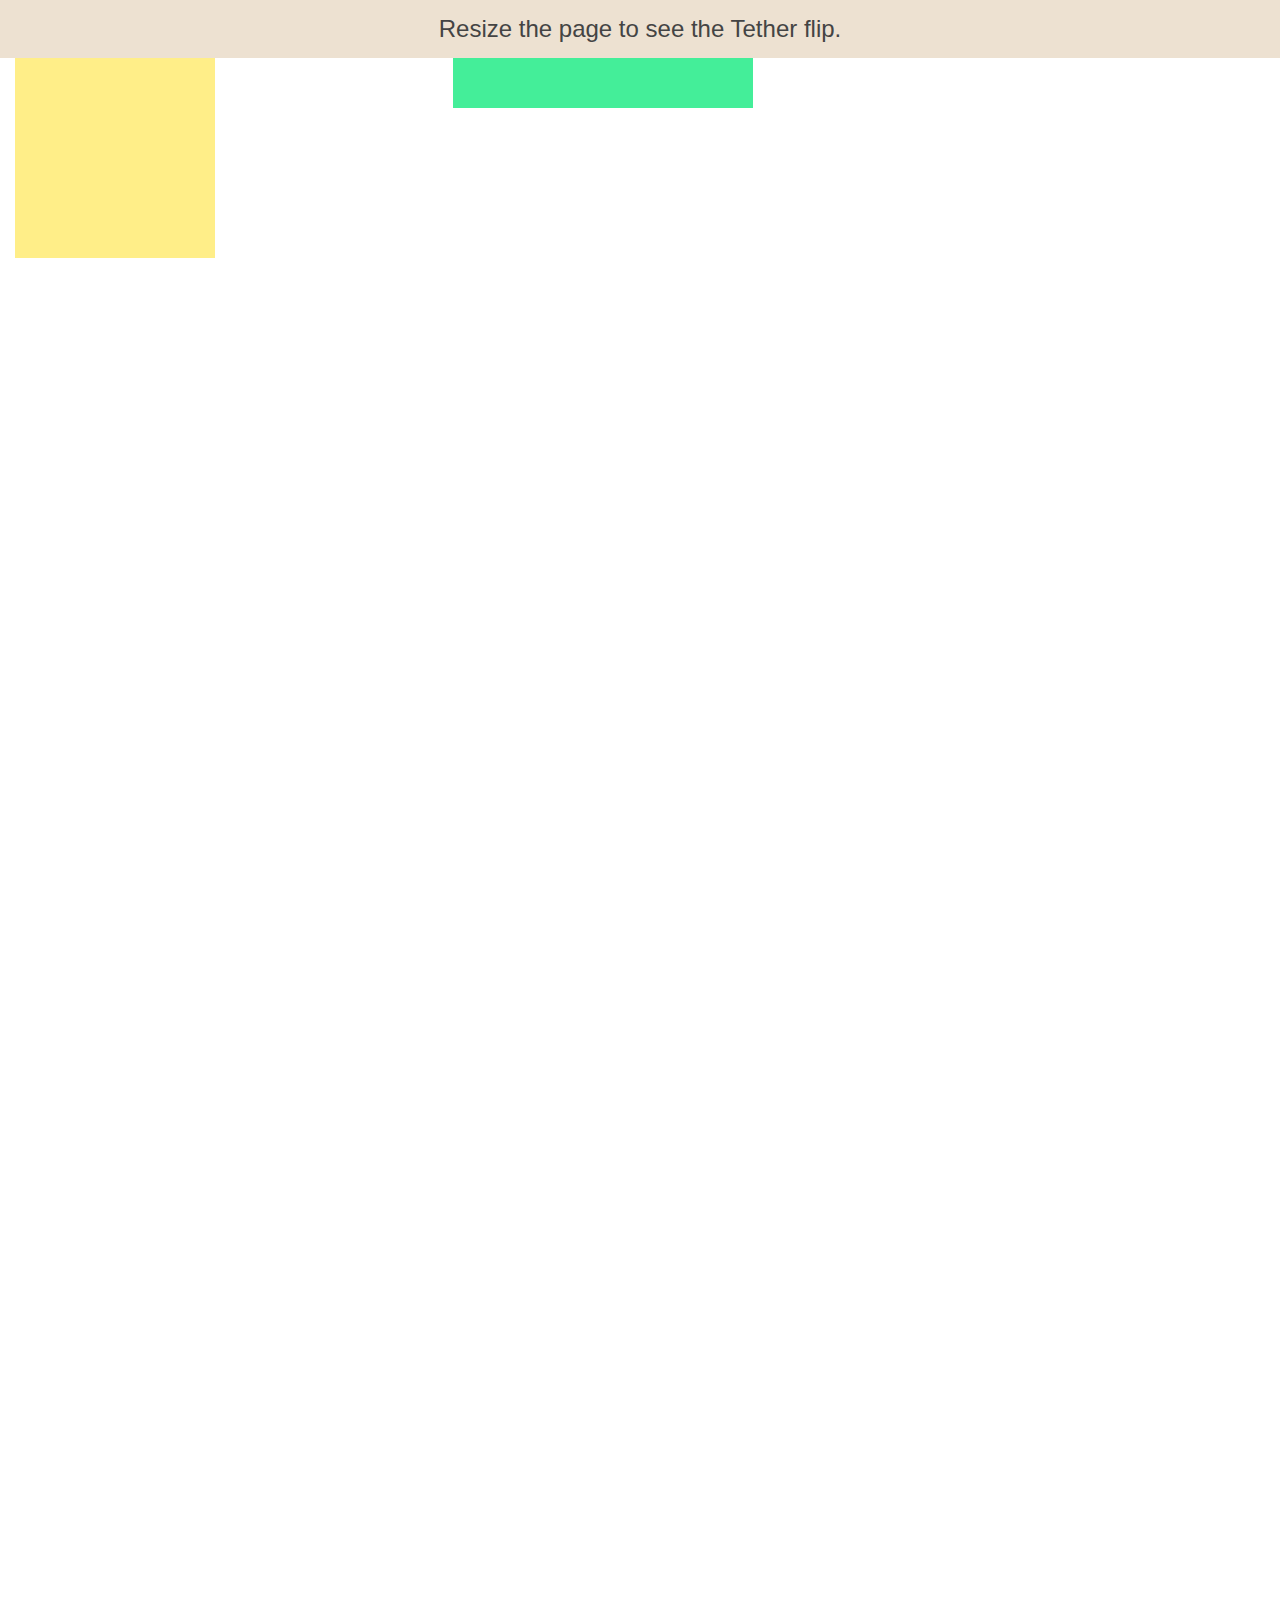
<file: bower_components/tether/examples/simple/index.html>
<!DOCTYPE html>
<html>
    <head>
        <meta charset="utf-8">
        <meta http-equiv="X-UA-Compatible" content="chrome=1">
        <meta name="viewport" content="width=device-width, initial-scale=1, user-scalable=no">
        <link rel="stylesheet" href="../resources/css/base.css" />
        <link rel="stylesheet" href="../common/css/style.css" />
    </head>
    <body>
        <div class="instructions">Resize the page to see the Tether flip.</div>

        <div class="element"></div>
        <div class="target"></div>

        <script src="//github.hubspot.com/tether/dist/js/tether.js"></script>
        <script>
            new Tether({
                element: '.element',
                target: '.target',
                attachment: 'top left',
                targetAttachment: 'top right',
                constraints: [{
                    to: 'window',
                    attachment: 'together'
                }]
            });
        </script>
    </body>
</html>
</file>
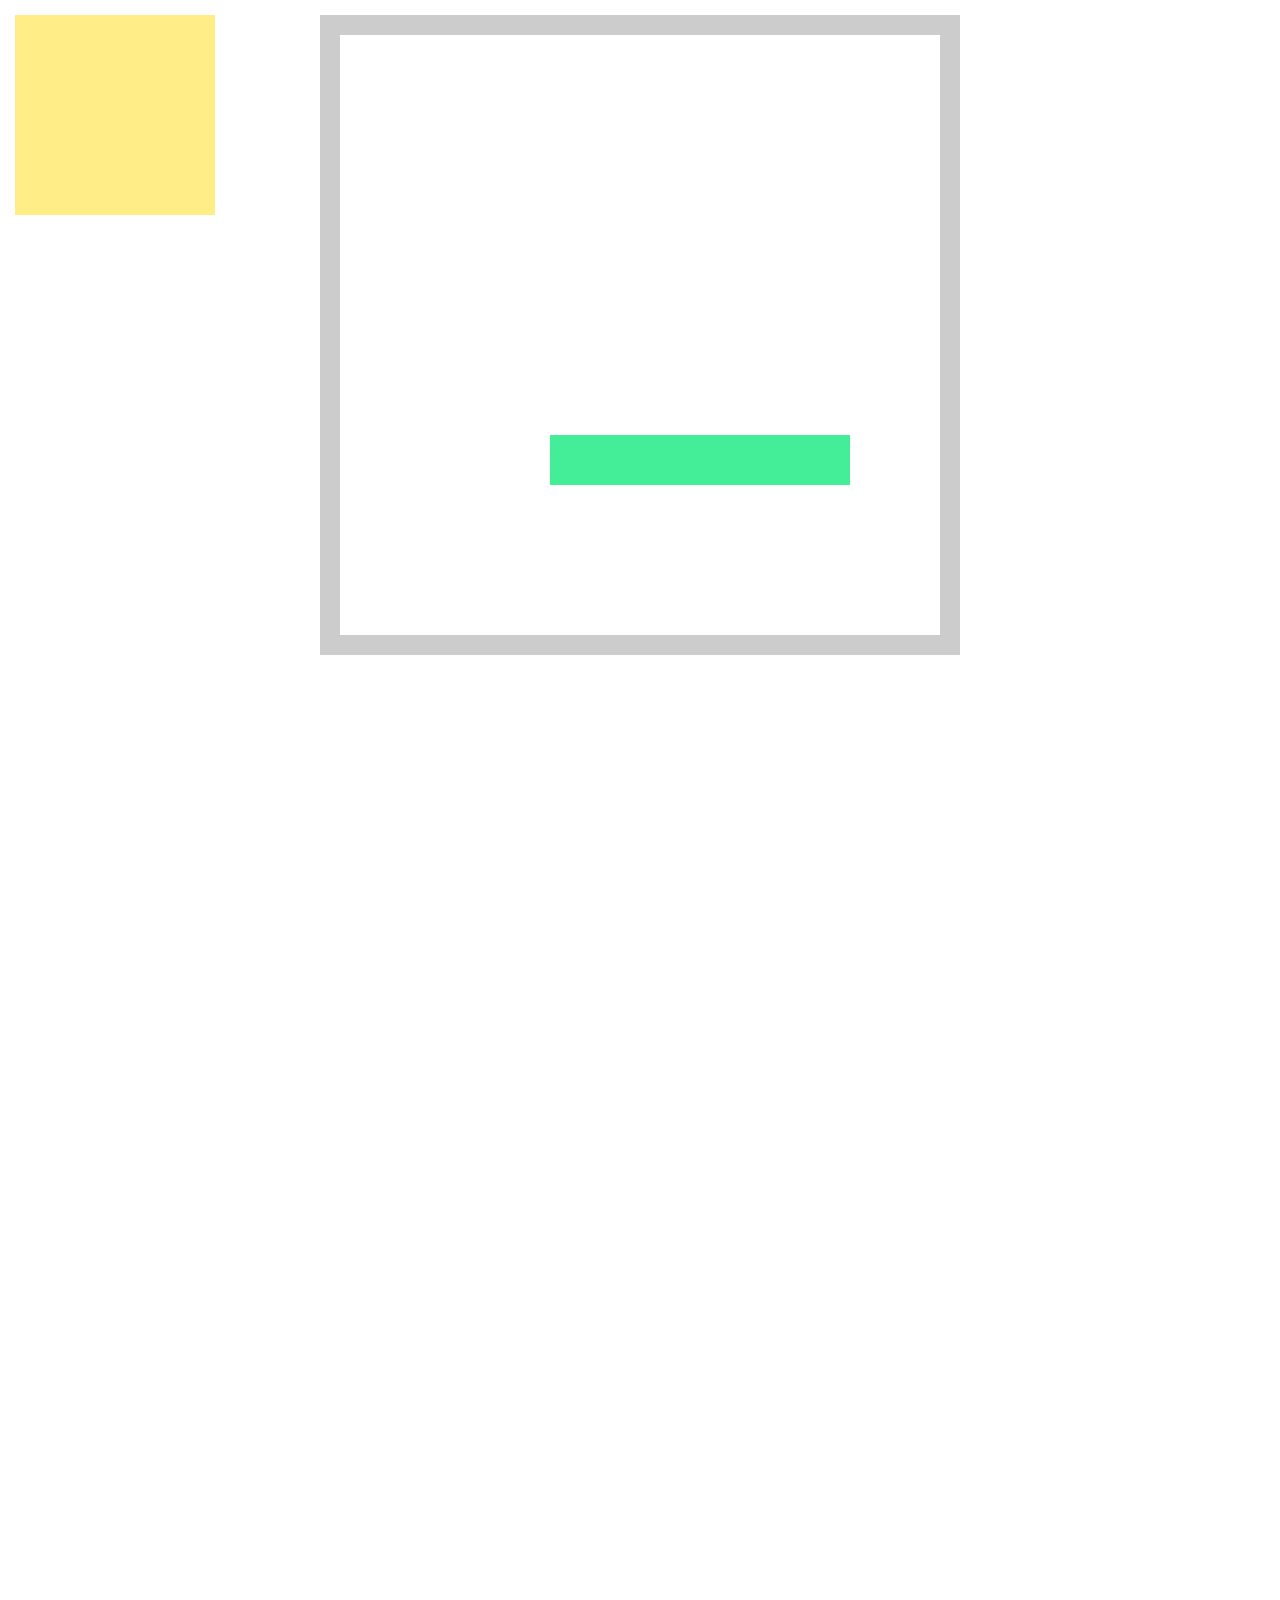
<file: bower_components/tether/examples/testbed/index.html>
<!DOCTYPE html>
<html>
    <head>
        <meta charset="utf-8">
        <meta http-equiv="X-UA-Compatible" content="chrome=1">
        <meta name="viewport" content="width=device-width, initial-scale=1, user-scalable=no">
        <link rel="stylesheet" href="../resources/css/base.css" />
        <link rel="stylesheet" href="../common/css/style.css" />
    </head>
    <body>

        <div class="element">
        </div>

        <div class="container">
            <div class="pad"></div>
            <div class="target"></div>
            <div class="pad"></div>
            <div class="pad"></div>
        </div>

        <script src="//github.hubspot.com/tether/dist/js/tether.js"></script>
        <script>
            new Tether({
                element: '.element',
                target: '.target',
                attachment: 'top center',
                targetAttachment: 'bottom center',
                constraints: [{
                  to: 'scrollParent',
                  attachment: 'together'
                }]
            });
        </script>
    </body>
  </html>
</file>
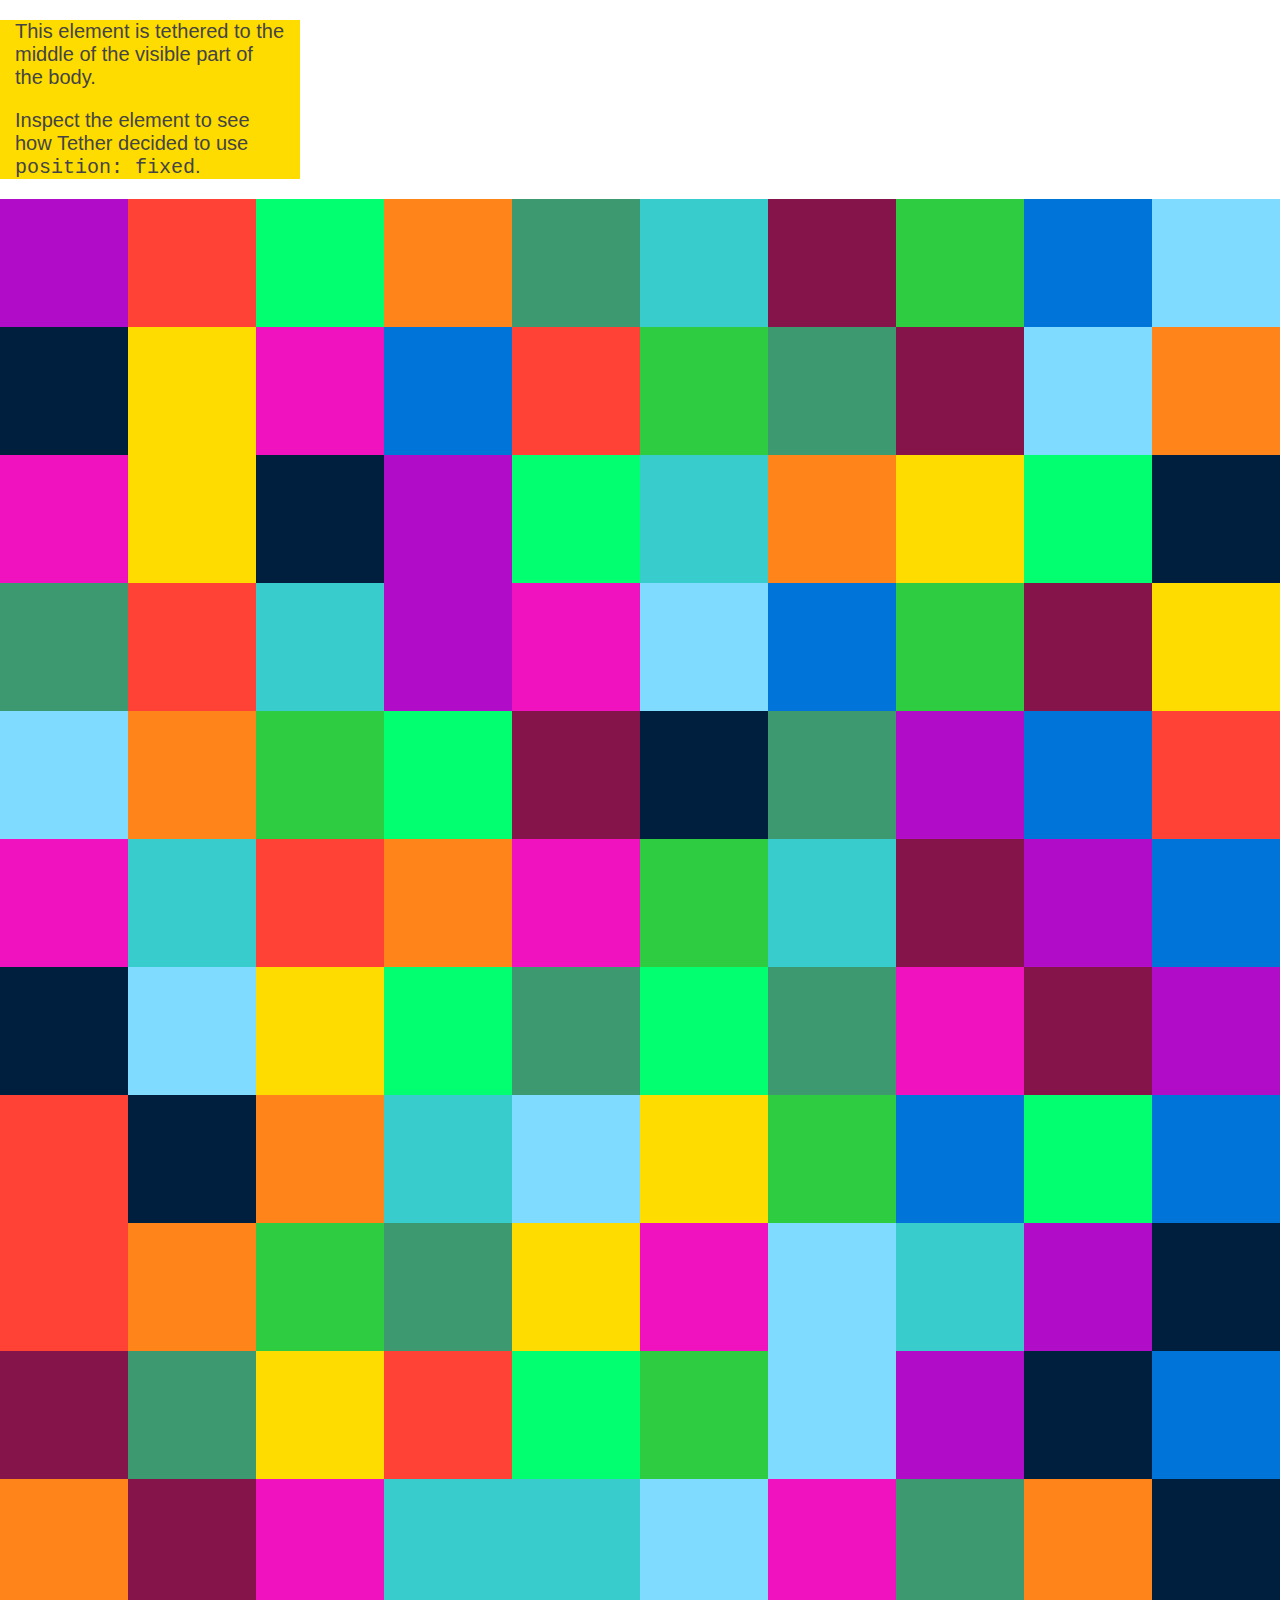
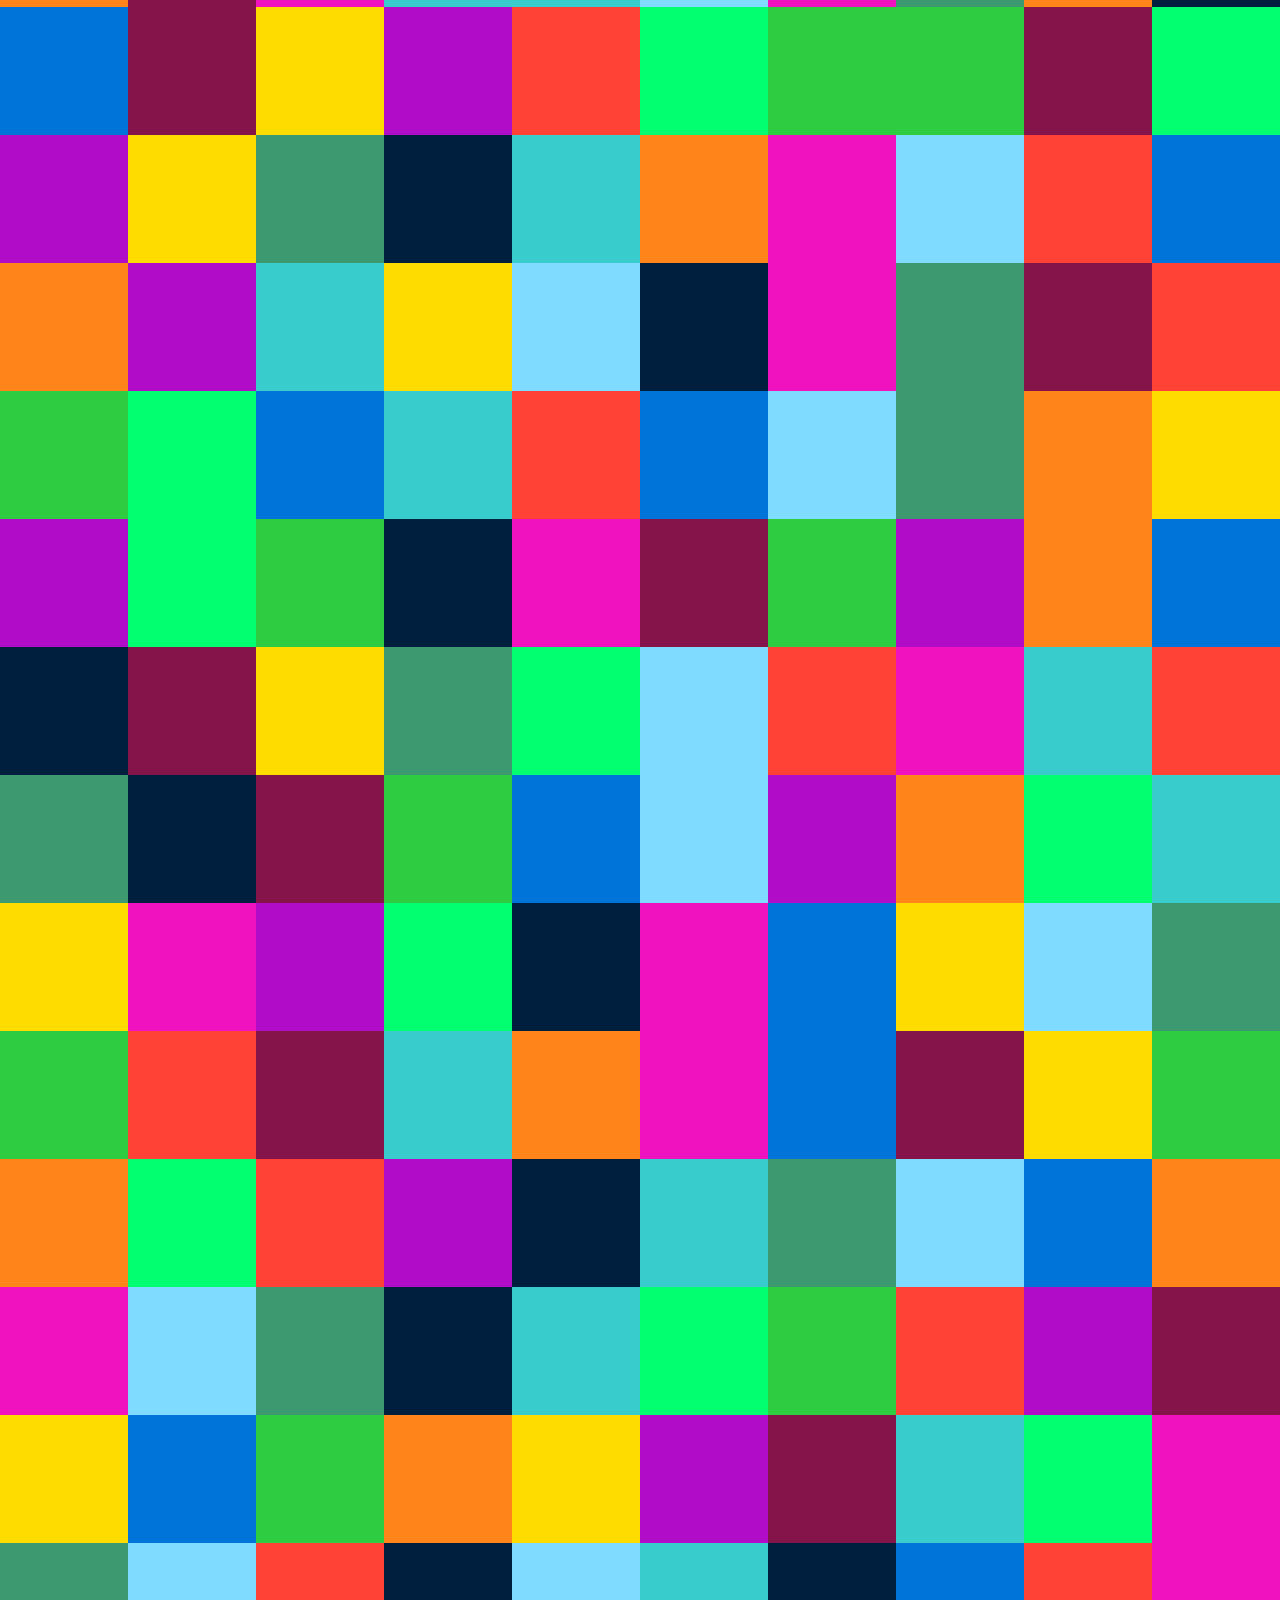
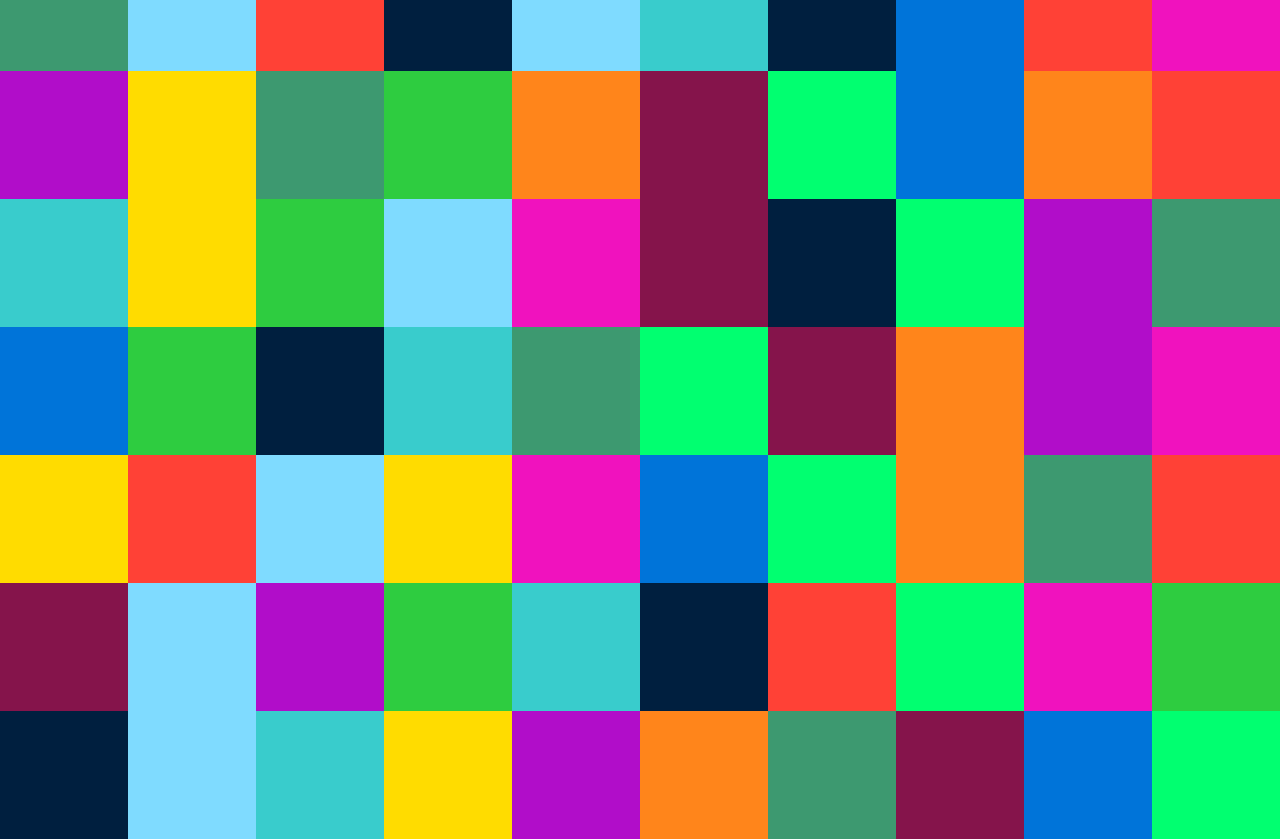
<file: bower_components/tether/examples/viewport/index.html>
<!DOCTYPE html>
<html>
  <head>
    <link rel="stylesheet" href="../resources/css/base.css" />
    <link rel="stylesheet" href="./colors.css" />
    <style>
      * {
        box-sizing: border-box;
      }

      .element {
        background-color: #FFDC00;
        width: 80%;
        max-width: 300px;
        padding: 0 15px;
        font-size: 20px;
        box-shadow: 0 0 0 2px rgba(255, 255, 255, 0.3);
      }

      @media (max-width: 380px) {
        .element {
          font-size: 16px;
        }
      }

      .bit {
        width: 10vw;
        height: 10vw;
        float: left;
      }
    </style>
  </head>
  <body>
    <div class="element">
      <p>This element is tethered to the middle of the visible part of the body.</p>

      <p>Inspect the element to see how Tether decided
      to use <code>position: fixed</code>.</p>
    </div>

    <script src="//github.hubspot.com/tether/dist/js/tether.js"></script>
    <script>
      new Tether({
        element: '.element',
        target: document.body,
        attachment: 'middle center',
        targetAttachment: 'middle center',
        targetModifier: 'visible'
      });
    </script>

    <script>
      // Random colors bit, don't mind this
      colors = ['navy', 'blue', 'aqua', 'teal', 'olive', 'green', 'lime',
        'yellow', 'orange', 'red', 'fuchsia', 'purple', 'maroon'];

      curColors = null;
      for(var i=300; i--;){
        if (!curColors || !curColors.length)
          curColors = colors.slice(0);

        var bit = document.createElement('div')
        var index = (Math.random() * curColors.length)|0;
        bit.className = 'bit bg-' + curColors[index]
        curColors.splice(index, 1);
        document.body.appendChild(bit);
      }
    </script>
  </body>
</html>
</file>
<file: css/style.css>
@import url('https://fonts.googleapis.com/css?family=Josefin+Sans');
* { box-sizing: border-box;
    -webkit-box-sizing: border-box;
    -moz-box-sizing: border-box;
}
/* force scrollbar */
html { overflow-y: scroll; }



body {
    font-family: 'Josefin Sans', sans-serif;
    font-weight: 300;
    font-style: normal;
    margin: 0; font-size: 1em; line-height: 1.4;
}

h1 {
    font-family: 'Josefin Sans', sans-serif;
    padding-bottom: 5.5%;
}

p {
    min-width: 300px;
    text-align: justify;
    padding-left: 10%;
    padding-right: 10%;
    padding-bottom: 10%;
    font-weight: bold;
    font-size: larger;
    font-family: 'Josefin Sans', sans-serif;
}
.btn:focus, .btn:active:focus, .btn.active:focus {
    outline: 0 none;
}
.btn {
    /*padding: 14px 24px;*/
    border: 0 none;
    font-weight: 700;
    font-size: large;
    letter-spacing: 3px;
    text-transform: lowercase;
}

/*Comic book button colour customization*/
.btn-primary {
    background: #00bcb0;
    color: #ffffff;
}

.btn-primary:hover, .btn-primary:focus, .btn-primary:active, .btn-primary.active, .open>.dropdown-toggle.btn-primary {
    color: #fff;
    background-color: #04D6C9;
}

#abouth1 {
    text-align: center;
    font-weight: bold;
    font-size: larger;
    font-family: 'Josefin Sans', sans-serif;
}

#aboutparagraph  {
    font-size: 14px;
    max-width: 750px;
}

#aboutpic {
    width: 200px;
    height:auto;
    margin-bottom: 3%;
}

#aboutcontainer {
   min-height: 600px;
}

.comicthumbnails {
    height: auto;
    width: 290px;
    padding: 5% 0;
    float: none;
}


.comicimage img {
    max-width: 650px;
    width: 70%;
    height:auto;
}


.comic-content {
    margin: 0 3%;
}

.maincontainer {
    padding-top: 120px;
    max-width: 1240px;
    text-align: center;
    margin: 0 auto;
}


/* –––– Masonry grid items ––––– */

/* clear fix */
.grid:after {
    content: '';
    display: block;
    clear: both;
}

#content {
    box-sizing: border-box;
    margin: 0 auto;
    padding: 0;
    
}

.item {
    display: block;
    float: left;
    width: 300px;
    margin-bottom: 10px;
}

.item img {
    float: left;
    width: 300px;
    height: auto;
}

/* ––––– .navbar ––––– */

#navBarTitle {
    font-family: 'Josefin Sans', sans-serif;
    font-size: 40px;
    font-weight: 100 !important;
    font-style: normal;
}


.navbar {
    transition: top 0.2s ease-in-out;
    font-family: 'Josefin Sans', sans-serif;
    font-weight: 400;
    font-style: normal;
    padding-top: 25px;
    padding-bottom: 20px;
    font-size: 16px;
    letter-spacing: 5px;
    background-color: white !important;
}

.navbar-nav li a:hover {
    color: #00bcb0 !important;
}
</file>
<file: bower_components/tether/examples/resources/css/base.css>
body {
    font-family: "Helvetica Neue", sans-serif;
    color: #444;
    margin: 0px;
}

a {
    cursor: pointer;
    color: blue;
}
</file>
<file: bower_components/tether/examples/common/css/style.css>
body {
    min-height: 3000px;
}
.element {
    width: 200px;
    height: 200px;
    background-color: #fe8;
    position: absolute;
    z-index: 6;
}

.target {
    width: 300px;
    height: 50px;
    margin: 0 35%;
    background-color: #4e9;
}

.container {
    height: 600px;
    overflow: scroll;
    width: 600px;
    border: 20px solid #CCC;
    margin-top: 100px;
}

body {
    padding: 15px;
}

body > .container {
    margin: 0 auto;
}

.pad {
    height: 400px;
    width: 100px;
}

.instructions {
    width: 100%;
    text-align: center;
    font-size: 24px;
    padding: 15px;
    background-color: rgba(210, 180, 140, 0.4);
    margin: -15px -15px 0 -15px;
}
</file>
<file: bower_components/tether/examples/viewport/colors.css>
@charset "UTF-8";
/****

   colors.css v1.0 For a friendlier looking web
   MIT License • http://clrs.cc • http://github.com/mrmrs/colors

   Author: mrmrs
           http://mrmrs.cc
           @mrmrs_

****/
/*

   SKINS
   • Backgrounds
   • Colors

*/
/* Backgrounds */
.bg-navy {
  background-color: #001f3f; }

.bg-blue {
  background-color: #0074d9; }

.bg-aqua {
  background-color: #7fdbff; }

.bg-teal {
  background-color: #39cccc; }

.bg-olive {
  background-color: #3d9970; }

.bg-green {
  background-color: #2ecc40; }

.bg-lime {
  background-color: #01ff70; }

.bg-yellow {
  background-color: #ffdc00; }

.bg-orange {
  background-color: #ff851b; }

.bg-red {
  background-color: #ff4136; }

.bg-fuchsia {
  background-color: #f012be; }

.bg-purple {
  background-color: #b10dc9; }

.bg-maroon {
  background-color: #85144b; }

.bg-white {
  background-color: white; }

.bg-gray {
  background-color: #aaaaaa; }

.bg-silver {
  background-color: #dddddd; }

.bg-black {
  background-color: #111111; }

/* Colors */
.navy {
  color: #001f3f; }

.blue {
  color: #0074d9; }

.aqua {
  color: #7fdbff; }

.teal {
  color: #39cccc; }

.olive {
  color: #3d9970; }

.green {
  color: #2ecc40; }

.lime {
  color: #01ff70; }

.yellow {
  color: #ffdc00; }

.orange {
  color: #ff851b; }

.red {
  color: #ff4136; }

.fuchsia {
  color: #f012be; }

.purple {
  color: #b10dc9; }

.maroon {
  color: #85144b; }

.white {
  color: white; }

.silver {
  color: #dddddd; }

.gray {
  color: #aaaaaa; }

.black {
  color: #111111; }

/* PRETTIER LINKS */
a {
  text-decoration: none;
  -webkit-transition: color .3s ease-in-out;
  transition: color .3s ease-in-out; }

a:link {
  color: #0074d9;
  -webkit-transition: color .3s ease-in-out;
  transition: color .3s ease-in-out; }

a:visited {
  color: #b10dc9; }

a:hover {
  color: #7fdbff;
  -webkit-transition: color .3s ease-in-out;
  transition: color .3s ease-in-out; }

a:active {
  color: #ff851b;
  -webkit-transition: color .3s ease-in-out;
  transition: color .3s ease-in-out; }
</file>
